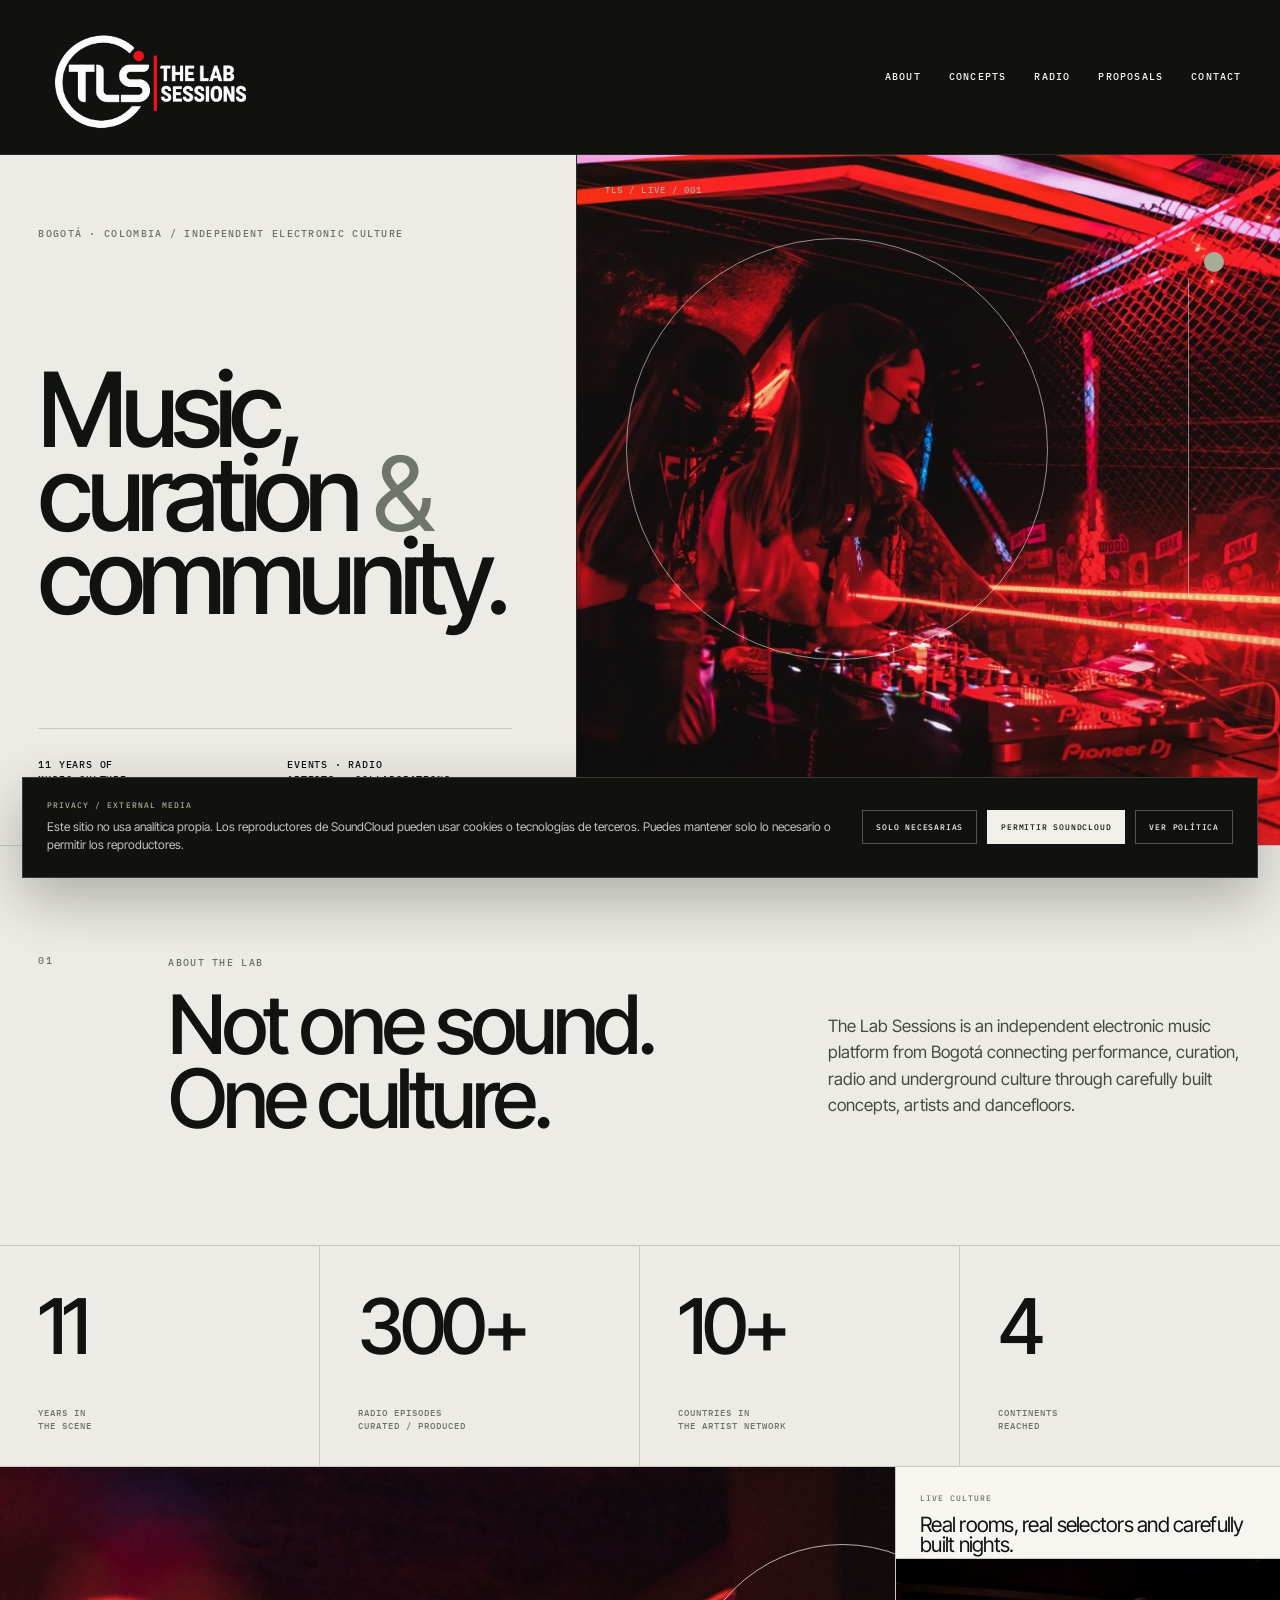
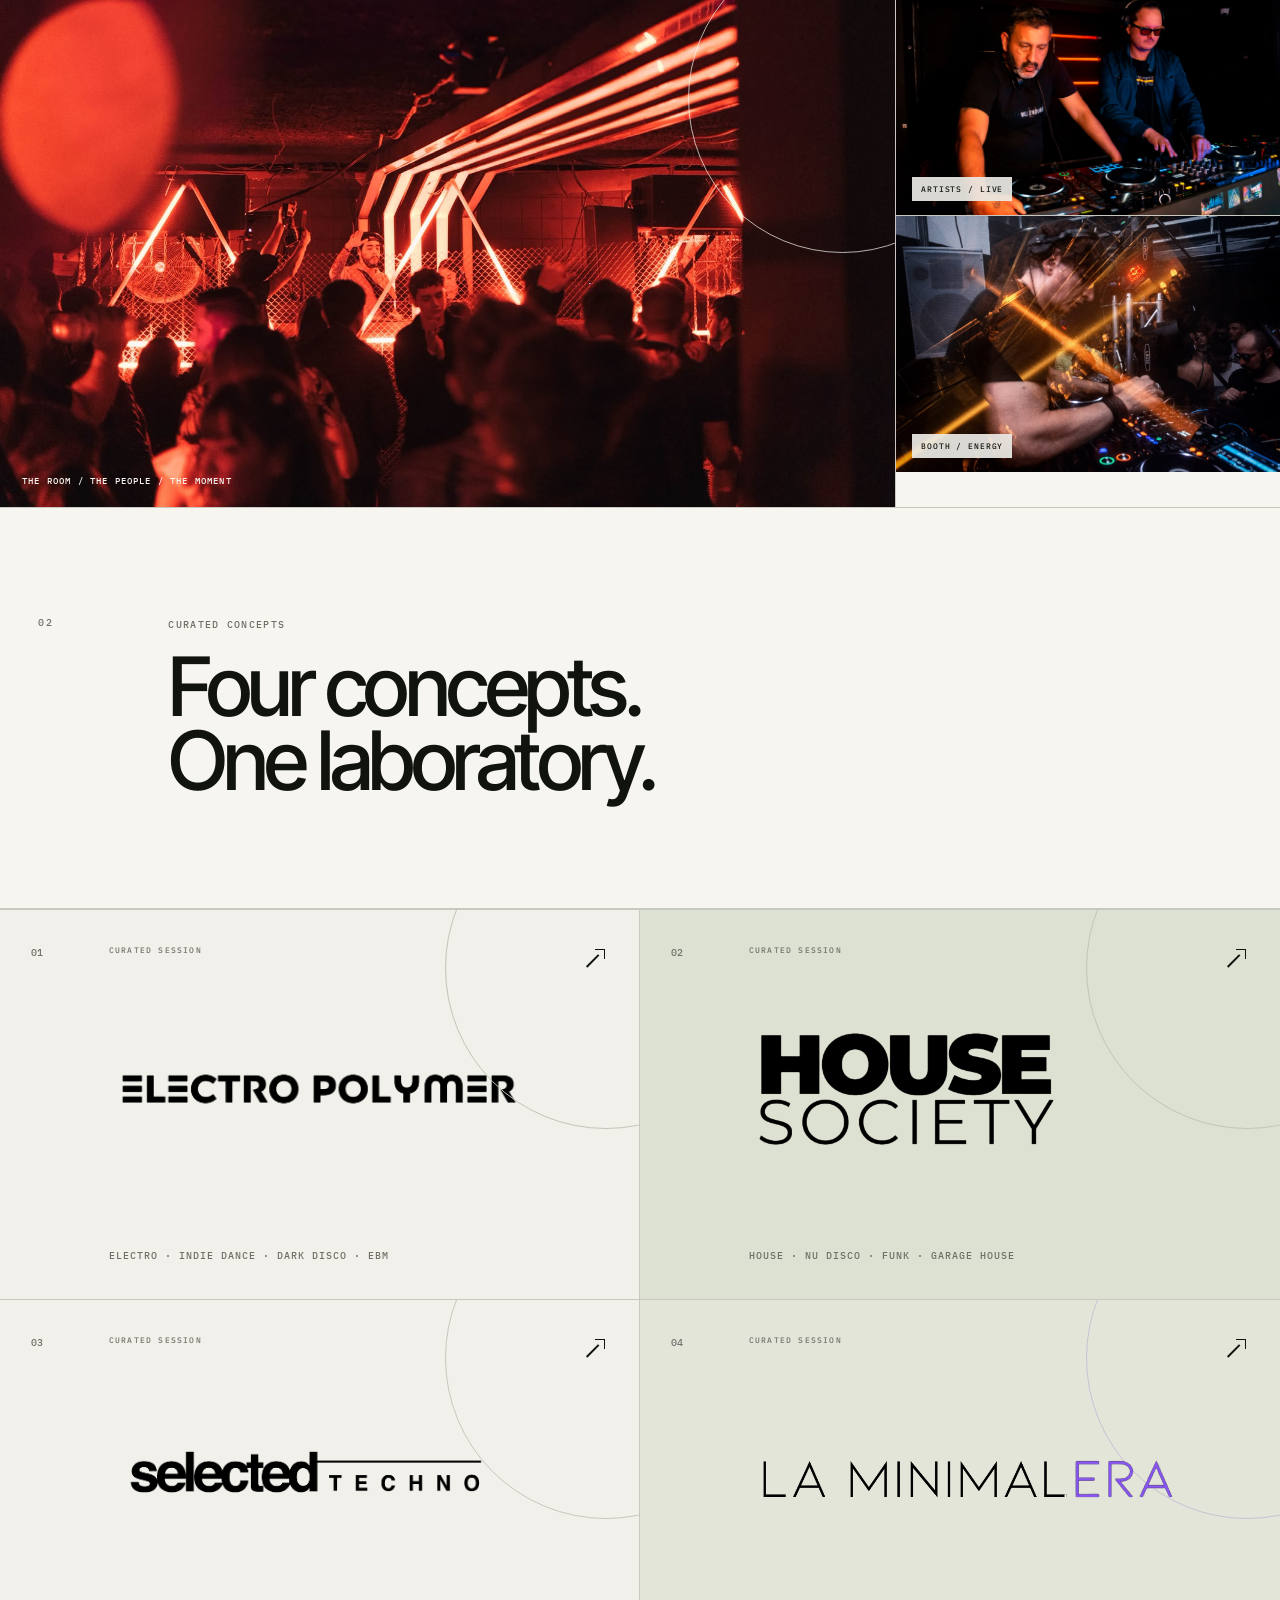
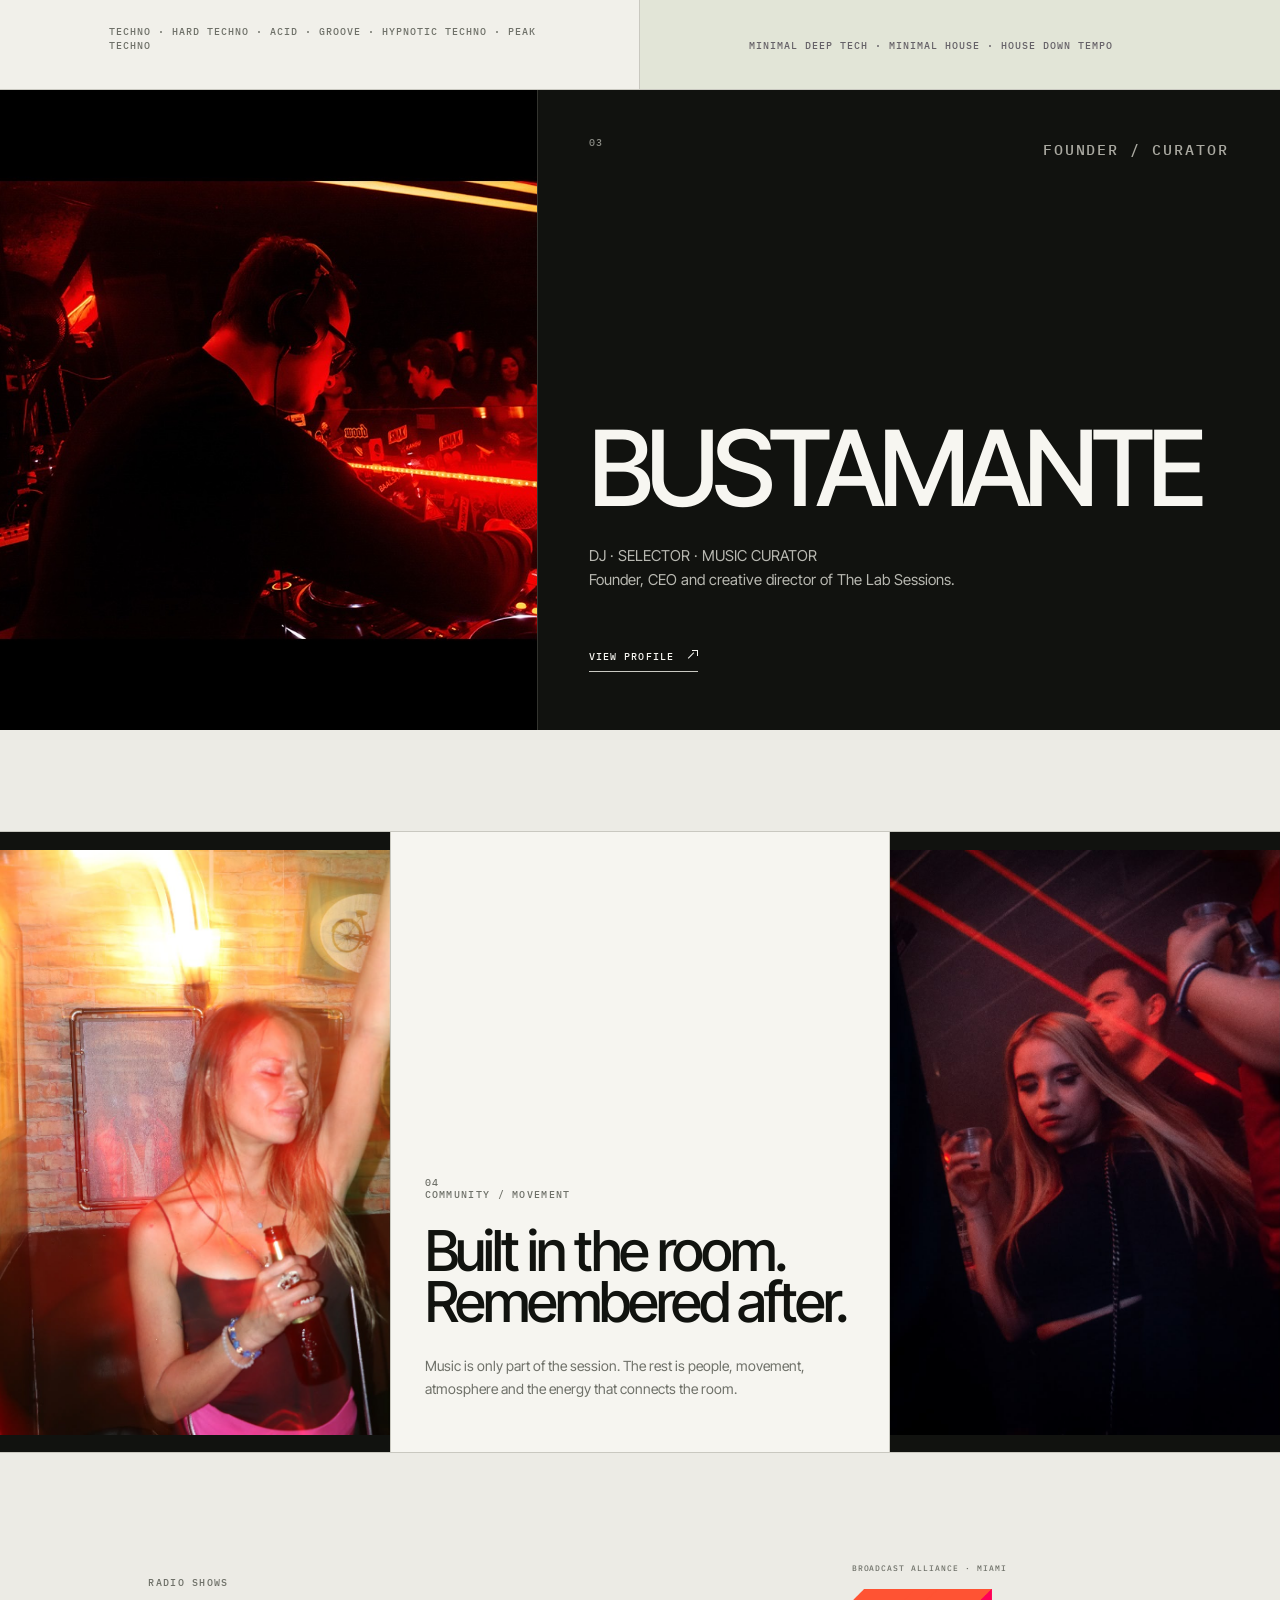
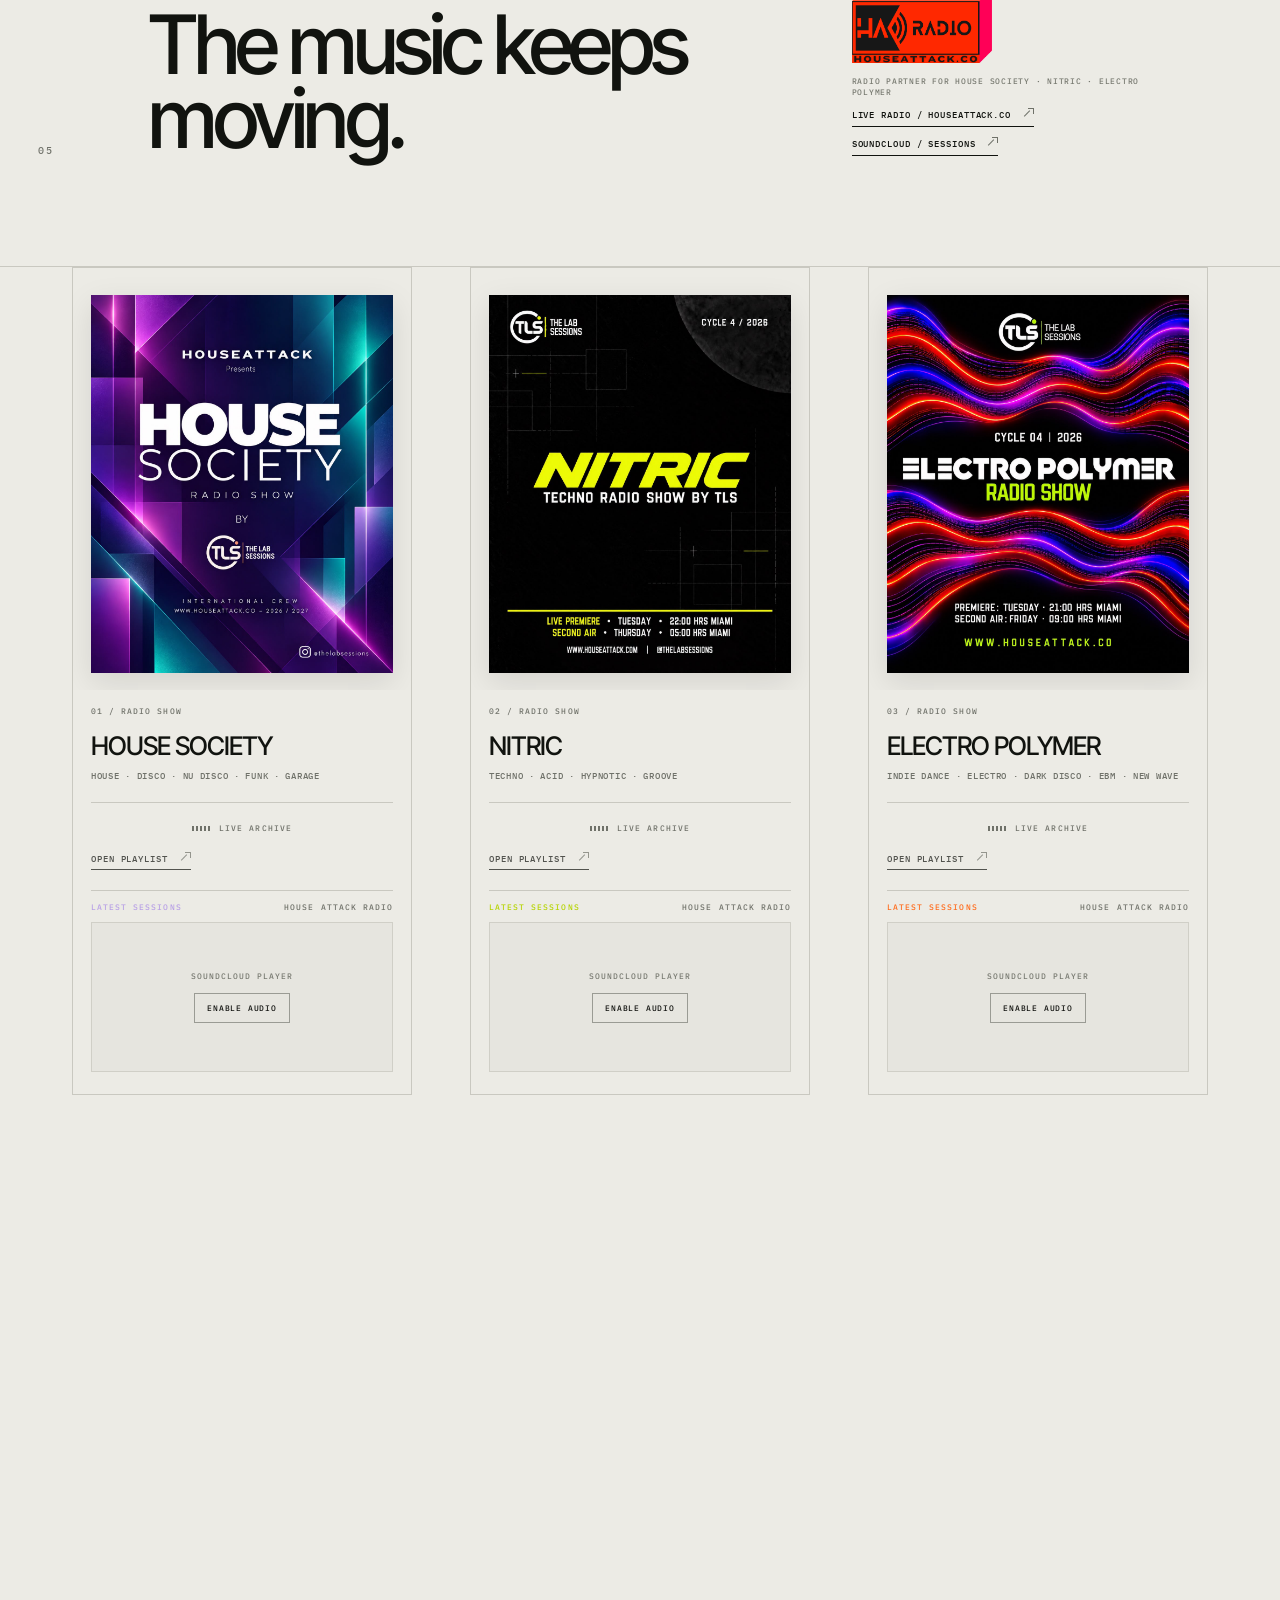
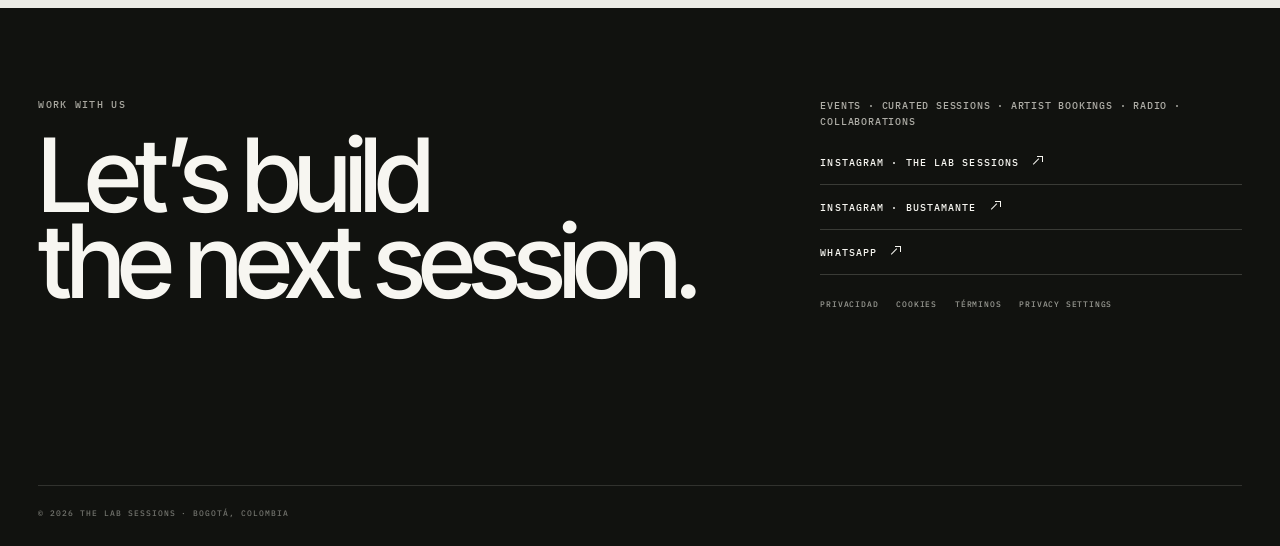
<file: index.html>
<!doctype html>
<html lang="en">
<head>
<meta charset="utf-8">
<meta name="viewport" content="width=device-width,initial-scale=1">
<meta name="theme-color" content="#ecebe5">
<title>The Lab Sessions — Independent Electronic Music Platform</title>
<meta name="description" content="The Lab Sessions — Bogotá. Electronic music, curation, radio, artists and underground culture.">
<link rel="preconnect" href="https://fonts.googleapis.com">
<link rel="preconnect" href="https://fonts.gstatic.com" crossorigin>
<link href="https://fonts.googleapis.com/css2?family=IBM+Plex+Mono:wght@400;500&family=Inter+Tight:wght@400;500;600;700&display=swap" rel="stylesheet">
<link rel="stylesheet" href="style.css?v=legal-01">
</head>
<body>
<header class="site-header">
  <a class="logo-shell" href="#top" aria-label="The Lab Sessions home">
    <img src="tls-logo.png..png?v=official-01" alt="TLS — The Lab Sessions">
  </a>
  <button class="menu" aria-label="Open menu">MENU</button>
  <nav>
    <a href="#about">ABOUT</a>
    <a href="#concepts">CONCEPTS</a>
    <a href="#radio">RADIO</a>
    <a href="#proposals">PROPOSALS</a>
    <a href="#contact">CONTACT</a>
  </nav>
</header>

<main id="top">
  <section class="hero">
    <div class="hero-copy">
      <p class="eyebrow">BOGOTÁ · COLOMBIA / INDEPENDENT ELECTRONIC CULTURE</p>
      <h1>Music,<br>curation <span>&</span><br>community.</h1>
      <div class="hero-meta">
        <p>11 YEARS OF<br>MUSIC CULTURE</p>
        <p>EVENTS · RADIO<br>ARTISTS · COLLABORATIONS</p>
      </div>
    </div>
    <div class="hero-frame" aria-label="The Lab Sessions live atmosphere">
      <div class="hero-photo hero-photo-local" aria-label="The Lab Sessions live atmosphere"></div>
      <div class="photo-wash"></div>
      <div class="frame-index">TLS / LIVE / 001</div>
      <div class="brand-shape ring"></div>
      <div class="brand-shape dot"></div>
      <div class="brand-shape line"></div>
      <div class="frame-note">MUSIC · PEOPLE · SPACE<br>BOGOTÁ / COLOMBIA</div>
    </div>
  </section>

  <section class="intro reveal" id="about">
    <div class="section-index">01</div>
    <div>
      <p class="eyebrow">ABOUT THE LAB</p>
      <h2>Not one sound.<br>One culture.</h2>
    </div>
    <p class="body-copy">The Lab Sessions is an independent electronic music platform from Bogotá connecting performance, curation, radio and underground culture through carefully built concepts, artists and dancefloors.</p>
  </section>

  <section class="facts reveal">
    <div><strong>11</strong><span>YEARS IN<br>THE SCENE</span></div>
    <div><strong>300+</strong><span>RADIO EPISODES<br>CURATED / PRODUCED</span></div>
    <div><strong>10+</strong><span>COUNTRIES IN<br>THE ARTIST NETWORK</span></div>
    <div><strong>4</strong><span>CONTINENTS<br>REACHED</span></div>
  </section>

  <section class="photo-story reveal" aria-label="The Lab Sessions in the room">
    <div class="story-main">
      <img class="story-img story-img-main" src="assets/logos/lab%20sessions%20events%20nice%20fotos/WhatsApp%20Image%202026-10-14%20at%201.44.28%20AM%20%281%29.jpeg" alt="The Lab Sessions crowd and club atmosphere">
      <span>THE ROOM / THE PEOPLE / THE MOMENT</span>
    </div>
    <div class="story-side">
      <div class="story-label">
        <span>LIVE CULTURE</span>
        <p>Real rooms, real selectors and carefully built nights.</p>
      </div>
      <div class="story-grid">
        <figure>
          <img class="story-img story-img-dj" src="assets/logos/lab%20sessions%20events%20nice%20fotos/WhatsApp%20Image%202026-10-14%20at%201.44.27%20AM.jpeg" alt="Two DJs performing at The Lab Sessions">
          <figcaption>ARTISTS / LIVE</figcaption>
        </figure>
        <figure>
          <img class="story-img story-img-booth" src="assets/logos/lab%20sessions%20events%20nice%20fotos/WhatsApp%20Image%202026-10-14%20at%201.44.30%20AM%20%282%29.jpeg" alt="DJ booth and dancefloor energy at The Lab Sessions">
          <figcaption>BOOTH / ENERGY</figcaption>
        </figure>
      </div>
    </div>
  </section>

  <section class="projects" id="concepts">
    <div class="projects-head reveal">
      <div class="section-index">02</div>
      <div>
        <p class="eyebrow">CURATED CONCEPTS</p>
        <h2>Four concepts.<br>One laboratory.</h2>
      </div>
    </div>

    <div class="projects-grid">
      <a class="project-card project-electro reveal" href="#contact">
        <div class="project-no">01</div>
        <div class="project-main">
          <span class="project-label">CURATED SESSION</span>
          <div class="project-logo-box">
            <img class="project-logo project-logo-electro" src="assets/logos/07_Electro_Polymer_horizontal_negro.png" alt="Electro Polymer">
          </div>
          <h3 class="sr-only">Electro Polymer</h3>
          <p>ELECTRO · INDIE DANCE · DARK DISCO · EBM</p>
        </div>
        <div class="project-arrow" aria-hidden="true"></div>
      </a>

      <a class="project-card project-house reveal" href="#contact">
        <div class="project-no">02</div>
        <div class="project-main">
          <span class="project-label">CURATED SESSION</span>
          <div class="project-logo-box">
            <img class="project-logo project-logo-house" src="assets/logos/16_House_Society_negro.png" alt="House Society">
          </div>
          <h3 class="sr-only">House Society</h3>
          <p>HOUSE · NU DISCO · FUNK · GARAGE HOUSE</p>
        </div>
        <div class="project-arrow" aria-hidden="true"></div>
      </a>

      <a class="project-card project-techno reveal" href="#contact">
        <div class="project-no">03</div>
        <div class="project-main">
          <span class="project-label">CURATED SESSION</span>
          <div class="project-logo-box">
            <img class="project-logo project-logo-techno" src="assets/logos/21_Selected_Techno_black.png" alt="Selected Techno">
          </div>
          <h3 class="sr-only">Selected Techno</h3>
          <p>TECHNO · HARD TECHNO · ACID · GROOVE · HYPNOTIC TECHNO · PEAK TECHNO</p>
        </div>
        <div class="project-arrow" aria-hidden="true"></div>
      </a>

      <a class="project-card project-minimal reveal" href="#contact">
        <div class="project-no">04</div>
        <div class="project-main">
          <span class="project-label">CURATED SESSION</span>
          <div class="project-logo-box project-logo-box-minimal">
            <div class="minimal-logo-stack" aria-label="La Minimalera">
              <img class="project-logo project-logo-minimal minimal-logo-base" src="assets/logos/09_La_Minimalera_blanco_violeta.png" alt="La Minimalera">
              <img class="project-logo project-logo-minimal minimal-logo-purple" src="assets/logos/09_La_Minimalera_blanco_violeta.png" alt="" aria-hidden="true">
            </div>
          </div>
          <h3 class="sr-only">La Minimalera</h3>
          <p>MINIMAL DEEP TECH · MINIMAL HOUSE · HOUSE DOWN TEMPO</p>
        </div>
        <div class="project-arrow" aria-hidden="true"></div>
      </a>
    </div>
  </section>

  <section class="founder reveal">
    <div class="founder-photo" role="img" aria-label="Bustamante performing at The Lab Sessions"></div>
    <div class="founder-main">
      <div class="founder-kicker">
        <div class="section-index light">03</div>
        <p class="eyebrow light">FOUNDER / CURATOR</p>
      </div>
      <div class="founder-copy">
        <h2>BUSTAMANTE</h2>
        <p>DJ · SELECTOR · MUSIC CURATOR<br>Founder, CEO and creative director of The Lab Sessions.</p>
        <a href="https://express.adobe.com/page/VGut7giyBAARO/" target="_blank" rel="noopener">VIEW PROFILE <span class="link-arrow" aria-hidden="true"></span></a>
      </div>
    </div>
  </section>

  <div class="section-breath" aria-hidden="true"></div>

  <section class="culture-split reveal" aria-label="The Lab Sessions community and movement">
    <div class="culture-photo culture-photo-community" role="img" aria-label="The Lab Sessions dancefloor community"></div>
    <div class="culture-copy">
      <span class="section-index">04</span>
      <p class="eyebrow">COMMUNITY / MOVEMENT</p>
      <h2>Built in the room.<br>Remembered after.</h2>
      <p>Music is only part of the session. The rest is people, movement, atmosphere and the energy that connects the room.</p>
    </div>
    <div class="culture-photo culture-photo-movement" role="img" aria-label="The Lab Sessions club movement"></div>
  </section>

  <section class="radio" id="radio">
    <div class="radio-head reveal">
      <div class="section-index">05</div>
      <div>
        <p class="eyebrow">RADIO SHOWS</p>
        <h2>The music keeps<br>moving.</h2>
      </div>
      <div class="radio-partner-links">
        <span class="partner-kicker">BROADCAST ALLIANCE · MIAMI</span>
        <a class="partner-logo-link" href="https://houseattack.co/" target="_blank" rel="noopener" aria-label="House Attack Radio">
          <img class="partner-logo" src="assets/logos/LOGO%20HOUSE%20ATTACK-20261014T061851Z-1-001/LOGO%20HOUSE%20ATTACK/HA_LOGO_3D_2024_v1.0.png" alt="House Attack Radio">
        </a>
        <span class="partner-note">RADIO PARTNER FOR HOUSE SOCIETY · NITRIC · ELECTRO POLYMER</span>
        <a href="https://houseattack.co/" target="_blank" rel="noopener">LIVE RADIO / HOUSEATTACK.CO <span class="link-arrow" aria-hidden="true"></span></a>
        <a href="https://soundcloud.com/houseattackmusic" target="_blank" rel="noopener">SOUNDCLOUD / SESSIONS <span class="link-arrow" aria-hidden="true"></span></a>
      </div>
    </div>

    <div class="radio-grid radio-grid-art">
      <article class="radio-card radio-art-card radio-house reveal">
        <div class="radio-art-wrap">
          <img src="HS%20POST.jpeg" alt="House Society radio show artwork">
        </div>
        <div class="radio-art-copy">
          <span>01 / RADIO SHOW</span>
          <h3>HOUSE SOCIETY</h3>
          <p>HOUSE · DISCO · NU DISCO · FUNK · GARAGE</p>
          <div class="radio-actions radio-actions-static">
            <span class="radio-live-label"><span class="mini-eq is-active" aria-hidden="true"><i></i><i></i><i></i><i></i><i></i></span> LIVE ARCHIVE</span>
            <a class="radio-listen-link" href="https://on.soundcloud.com/LQD6Z5GWZ7YX2Qr0rY" target="_blank" rel="noopener">OPEN PLAYLIST <span class="link-arrow" aria-hidden="true"></span></a>
          </div>
          <div class="radio-player-panel is-visible" aria-hidden="false">
            <div class="radio-player-head"><span>LATEST SESSIONS</span><span>HOUSE ATTACK RADIO</span></div>
            <div class="sc-consent-placeholder"><p>SOUNDCLOUD PLAYER</p><button type="button" class="sc-enable">ENABLE AUDIO</button></div><iframe title="House Society SoundCloud playlist" loading="lazy" allow="autoplay" data-src="https://w.soundcloud.com/player/?url=https%3A//soundcloud.com/houseattackmusic/sets/house-society&amp;color=%23b8a0e6&amp;auto_play=false&amp;hide_related=true&amp;show_comments=false&amp;show_user=true&amp;show_reposts=false&amp;show_teaser=false&amp;visual=false"></iframe>
          </div>
        </div>
      </article>

      <article class="radio-card radio-art-card radio-nitric reveal">
        <div class="radio-art-wrap">
          <img src="NITRIC%20POST.jpeg" alt="Nitric radio show artwork">
        </div>
        <div class="radio-art-copy">
          <span>02 / RADIO SHOW</span>
          <h3>NITRIC</h3>
          <p>TECHNO · ACID · HYPNOTIC · GROOVE</p>
          <div class="radio-actions radio-actions-static">
            <span class="radio-live-label"><span class="mini-eq is-active" aria-hidden="true"><i></i><i></i><i></i><i></i><i></i></span> LIVE ARCHIVE</span>
            <a class="radio-listen-link" href="https://on.soundcloud.com/iCKLfvEIzm4G4tDpaP" target="_blank" rel="noopener">OPEN PLAYLIST <span class="link-arrow" aria-hidden="true"></span></a>
          </div>
          <div class="radio-player-panel is-visible" aria-hidden="false">
            <div class="radio-player-head"><span>LATEST SESSIONS</span><span>HOUSE ATTACK RADIO</span></div>
            <div class="sc-consent-placeholder"><p>SOUNDCLOUD PLAYER</p><button type="button" class="sc-enable">ENABLE AUDIO</button></div><iframe title="Nitric SoundCloud playlist" loading="lazy" allow="autoplay" data-src="https://w.soundcloud.com/player/?url=https%3A//soundcloud.com/houseattackmusic/sets/nitric&amp;color=%23c6e700&amp;auto_play=false&amp;hide_related=true&amp;show_comments=false&amp;show_user=true&amp;show_reposts=false&amp;show_teaser=false&amp;visual=false"></iframe>
          </div>
        </div>
      </article>

      <article class="radio-card radio-art-card radio-polymer reveal">
        <div class="radio-art-wrap">
          <img src="POLYMER%20POST%20%282%29.jpeg" alt="Electro Polymer radio show artwork">
        </div>
        <div class="radio-art-copy">
          <span>03 / RADIO SHOW</span>
          <h3>ELECTRO POLYMER</h3>
          <p>INDIE DANCE · ELECTRO · DARK DISCO · EBM · NEW WAVE</p>
          <div class="radio-actions radio-actions-static">
            <span class="radio-live-label"><span class="mini-eq is-active" aria-hidden="true"><i></i><i></i><i></i><i></i><i></i></span> LIVE ARCHIVE</span>
            <a class="radio-listen-link" href="https://on.soundcloud.com/V345ujDPDjqavV66Z8" target="_blank" rel="noopener">OPEN PLAYLIST <span class="link-arrow" aria-hidden="true"></span></a>
          </div>
          <div class="radio-player-panel is-visible" aria-hidden="false">
            <div class="radio-player-head"><span>LATEST SESSIONS</span><span>HOUSE ATTACK RADIO</span></div>
            <div class="sc-consent-placeholder"><p>SOUNDCLOUD PLAYER</p><button type="button" class="sc-enable">ENABLE AUDIO</button></div><iframe title="Electro Polymer SoundCloud playlist" loading="lazy" allow="autoplay" data-src="https://w.soundcloud.com/player/?url=https%3A//soundcloud.com/houseattackmusic/sets/electro-polymer&amp;color=%23ff6a1a&amp;auto_play=false&amp;hide_related=true&amp;show_comments=false&amp;show_user=true&amp;show_reposts=false&amp;show_teaser=false&amp;visual=false"></iframe>
          </div>
        </div>
      </article>
    </div>
  </section>

  <section class="proposals reveal" id="proposals">
    <div class="section-index">06</div>
    <div>
      <p class="eyebrow">ARTISTIC PROPOSALS</p>
      <h2>Built for<br>the right space.</h2>
    </div>
    <div class="proposal-copy">
      <p>Curated formats, lineups and collaborations developed by The Lab Sessions for venues, promoters and cultural partners.</p>
      <p class="small-note">DIRECT DECKS ARE SHARED WITH SELECTED PARTNERS.</p>
      <a href="#contact">REQUEST A PROPOSAL <span class="link-arrow" aria-hidden="true"></span></a>
    </div>
  </section>
</main>

<footer id="contact">
  <div class="footer-lead">
    <p class="eyebrow light">WORK WITH US</p>
    <h2>Let’s build<br>the next session.</h2>
  </div>
  <div class="footer-links">
    <p>EVENTS · CURATED SESSIONS · ARTIST BOOKINGS · RADIO · COLLABORATIONS</p>
    <a href="https://instagram.com/thelabsessions" target="_blank" rel="noopener">INSTAGRAM · THE LAB SESSIONS <span class="link-arrow" aria-hidden="true"></span></a>
    <a href="https://instagram.com/bustamante.official" target="_blank" rel="noopener">INSTAGRAM · BUSTAMANTE <span class="link-arrow" aria-hidden="true"></span></a>
    <a href="https://wa.me/573058535209" target="_blank" rel="noopener">WHATSAPP <span class="link-arrow" aria-hidden="true"></span></a>
    <div class="footer-legal">
      <a href="privacy.html">PRIVACIDAD</a>
      <a href="cookies.html">COOKIES</a>
      <a href="terms.html">TÉRMINOS</a>
      <button type="button" class="privacy-settings">PRIVACY SETTINGS</button>
    </div>
  </div>
  <small>© 2026 THE LAB SESSIONS · BOGOTÁ, COLOMBIA</small>
</footer>

<aside class="consent-banner" id="consentBanner" role="dialog" aria-live="polite" aria-label="Preferencias de privacidad">
  <div class="consent-copy">
    <span>PRIVACY / EXTERNAL MEDIA</span>
    <p>Este sitio no usa analítica propia. Los reproductores de SoundCloud pueden usar cookies o tecnologías de terceros. Puedes mantener solo lo necesario o permitir los reproductores.</p>
  </div>
  <div class="consent-actions">
    <button type="button" data-consent="necessary">SOLO NECESARIAS</button>
    <button type="button" class="consent-primary" data-consent="soundcloud">PERMITIR SOUNDCLOUD</button>
    <a href="cookies.html">VER POLÍTICA</a>
  </div>
</aside>
<script src="script.js?v=legal-01"></script>
</body>
</html>
</file>
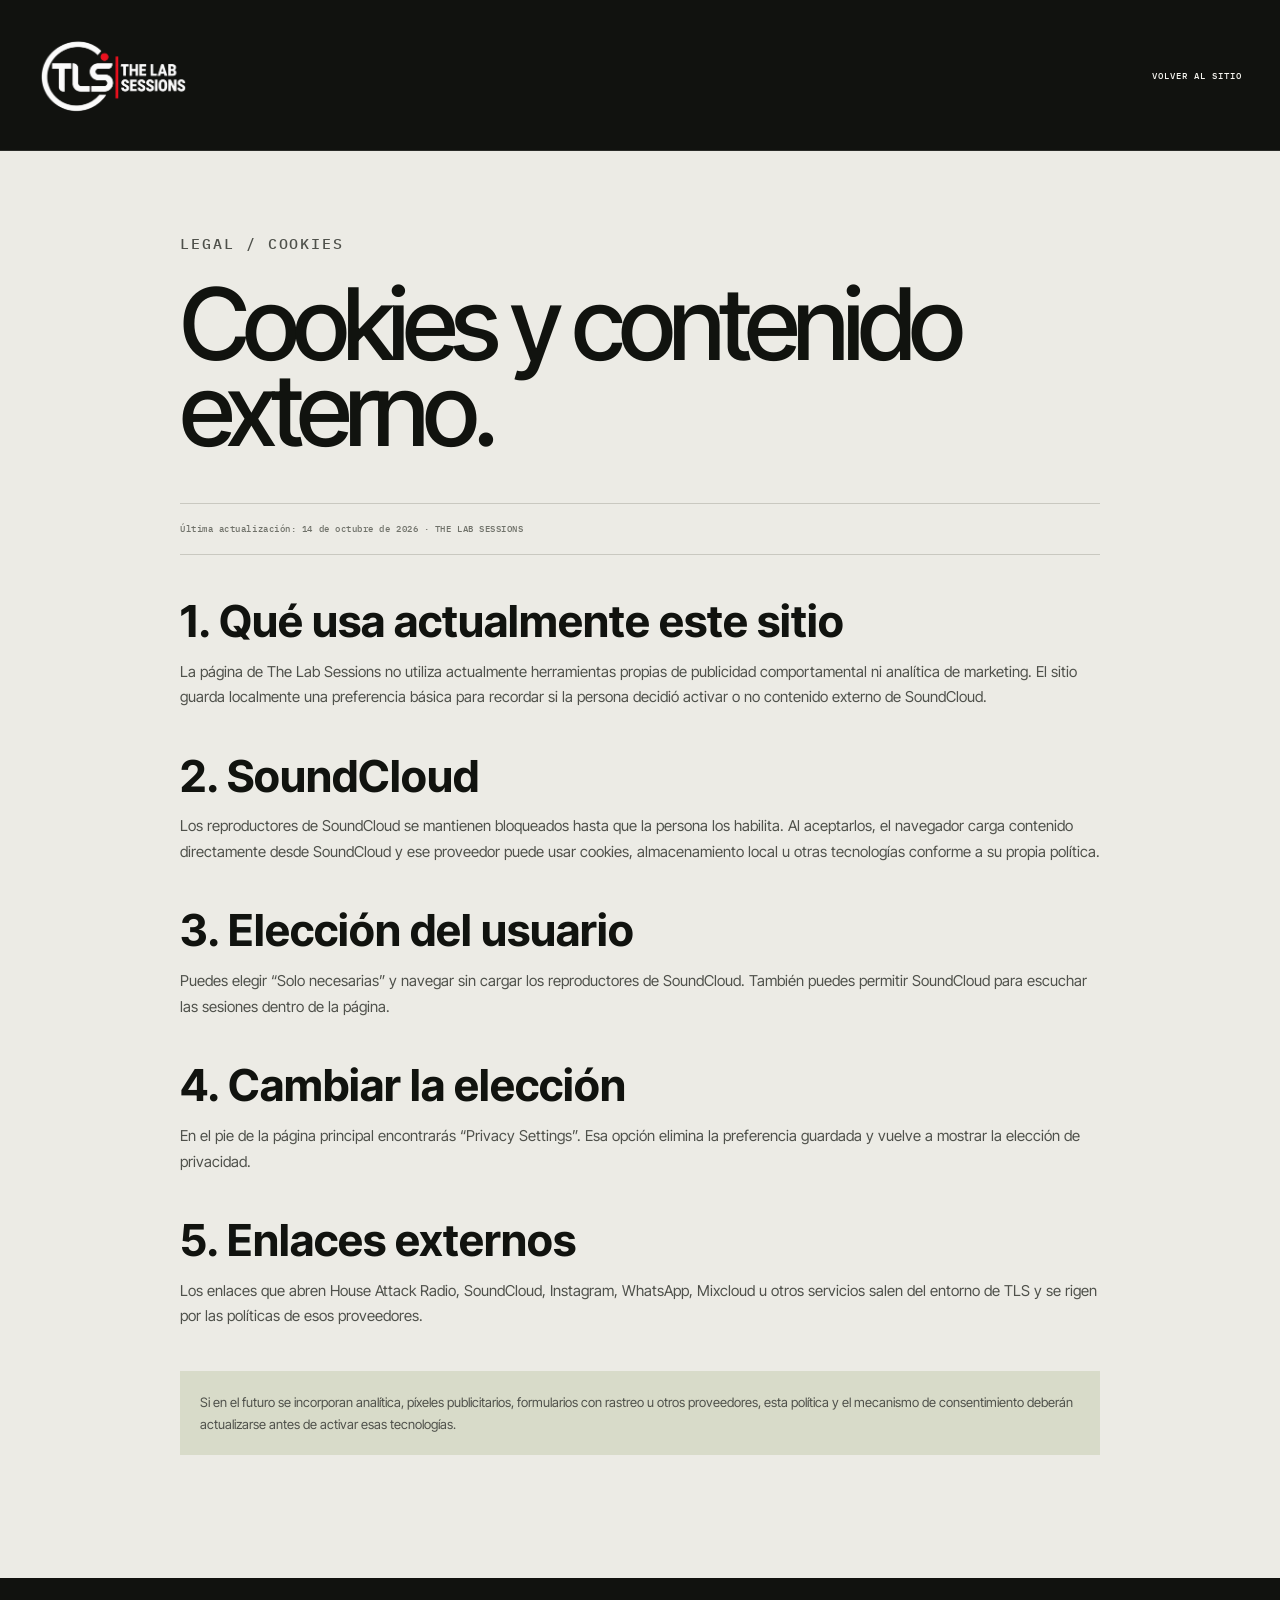
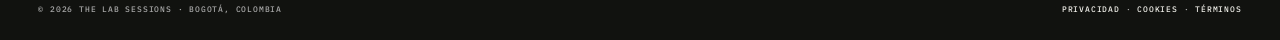
<file: cookies.html>
<!doctype html>
<html lang="es">
<head>
  <meta charset="utf-8">
  <meta name="viewport" content="width=device-width,initial-scale=1">
  <title>Política de Cookies — The Lab Sessions</title>
  <meta name="description" content="Política de cookies y contenido externo de The Lab Sessions.">
  <link rel="preconnect" href="https://fonts.googleapis.com">
  <link rel="preconnect" href="https://fonts.gstatic.com" crossorigin>
  <link href="https://fonts.googleapis.com/css2?family=IBM+Plex+Mono:wght@400;500&family=Inter+Tight:wght@400;500;600&display=swap" rel="stylesheet">
  <link rel="stylesheet" href="style.css?v=legal-01">
</head>
<body class="legal-body">
<header class="legal-header">
  <a href="index.html" aria-label="Volver a The Lab Sessions"><img src="tls-logo.png..png" alt="The Lab Sessions"></a>
  <a href="index.html">VOLVER AL SITIO</a>
</header>
<main class="legal-main">
  <p class="legal-kicker">LEGAL / COOKIES</p>
  <h1>Cookies y contenido externo.</h1>
  <div class="legal-meta">Última actualización: 14 de octubre de 2026 · THE LAB SESSIONS</div>

  <h2>1. Qué usa actualmente este sitio</h2>
  <p>La página de The Lab Sessions no utiliza actualmente herramientas propias de publicidad comportamental ni analítica de marketing. El sitio guarda localmente una preferencia básica para recordar si la persona decidió activar o no contenido externo de SoundCloud.</p>

  <h2>2. SoundCloud</h2>
  <p>Los reproductores de SoundCloud se mantienen bloqueados hasta que la persona los habilita. Al aceptarlos, el navegador carga contenido directamente desde SoundCloud y ese proveedor puede usar cookies, almacenamiento local u otras tecnologías conforme a su propia política.</p>

  <h2>3. Elección del usuario</h2>
  <p>Puedes elegir “Solo necesarias” y navegar sin cargar los reproductores de SoundCloud. También puedes permitir SoundCloud para escuchar las sesiones dentro de la página.</p>

  <h2>4. Cambiar la elección</h2>
  <p>En el pie de la página principal encontrarás “Privacy Settings”. Esa opción elimina la preferencia guardada y vuelve a mostrar la elección de privacidad.</p>

  <h2>5. Enlaces externos</h2>
  <p>Los enlaces que abren House Attack Radio, SoundCloud, Instagram, WhatsApp, Mixcloud u otros servicios salen del entorno de TLS y se rigen por las políticas de esos proveedores.</p>

  <p class="legal-note">Si en el futuro se incorporan analítica, píxeles publicitarios, formularios con rastreo u otros proveedores, esta política y el mecanismo de consentimiento deberán actualizarse antes de activar esas tecnologías.</p>
</main><footer class="legal-footer">
  <span>© 2026 THE LAB SESSIONS · BOGOTÁ, COLOMBIA</span>
  <span><a href="privacy.html">PRIVACIDAD</a> · <a href="cookies.html">COOKIES</a> · <a href="terms.html">TÉRMINOS</a></span>
</footer>
</body>
</html>
</file>
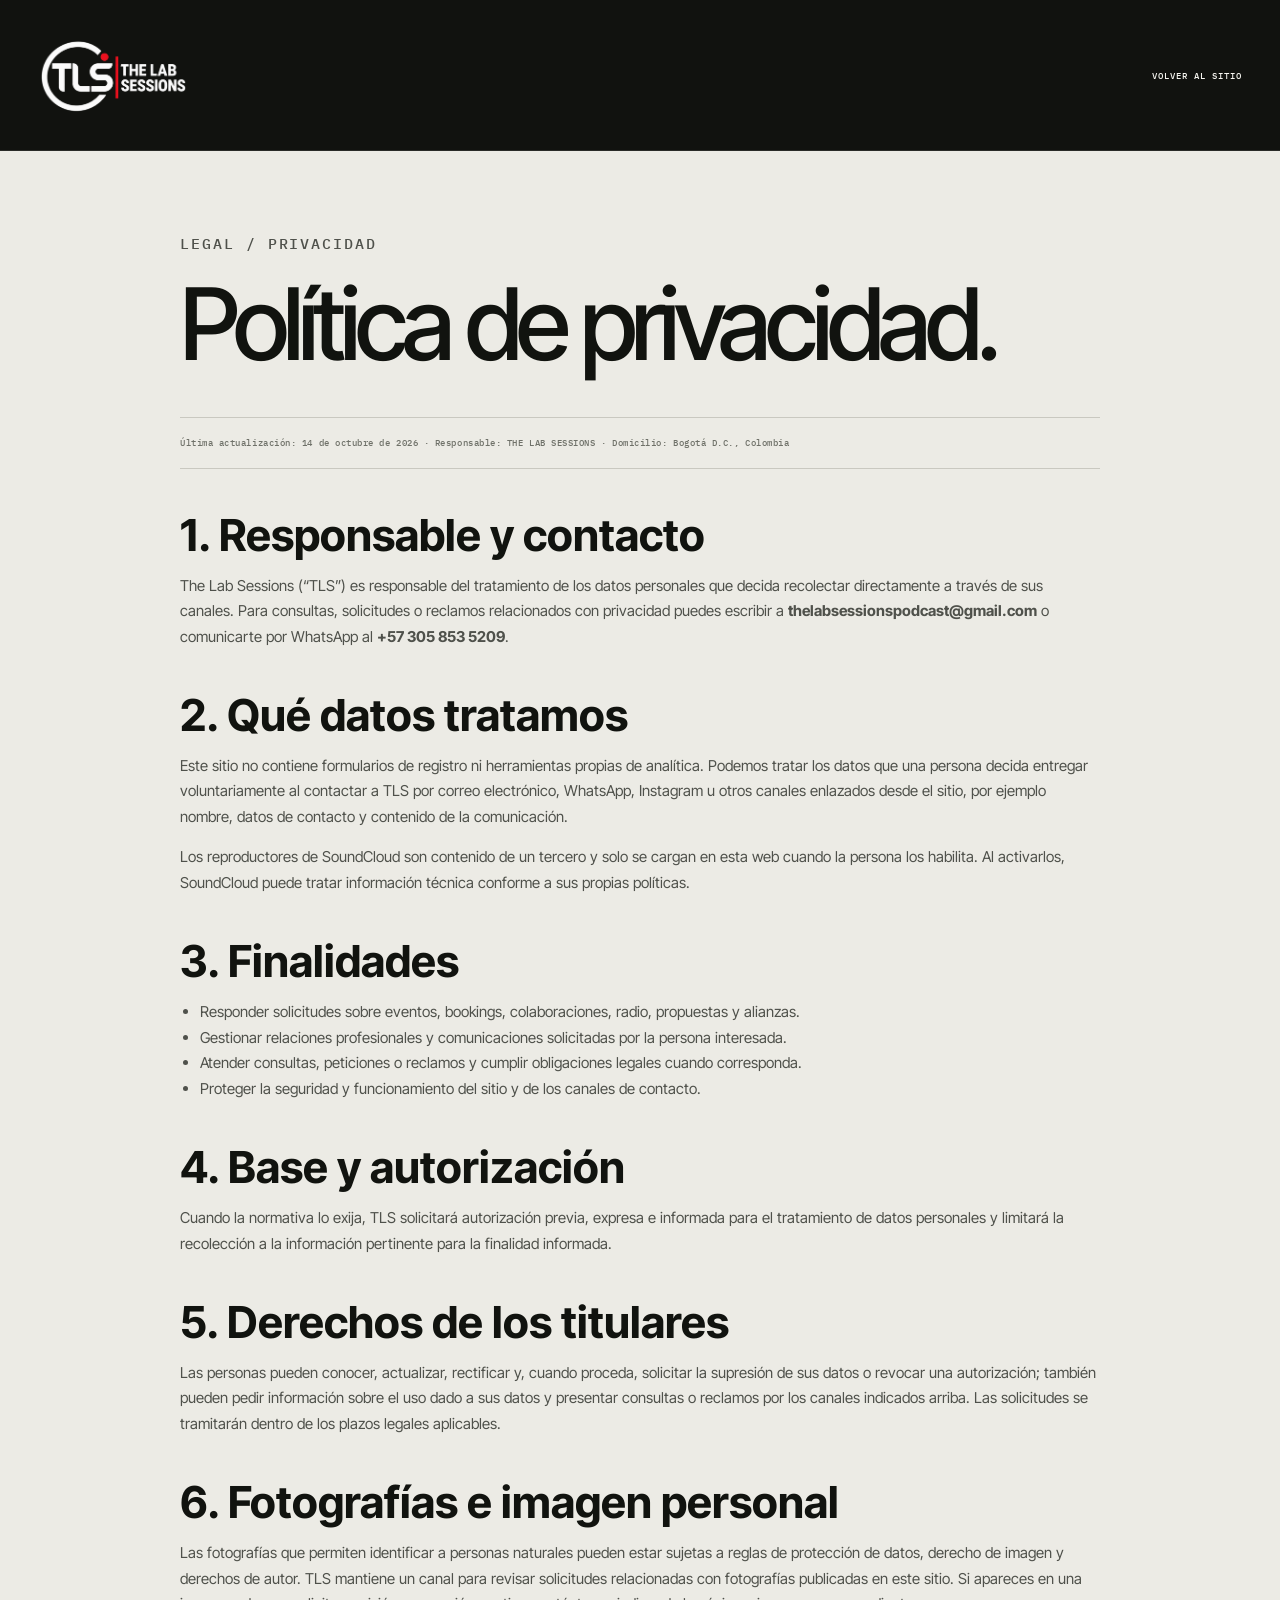
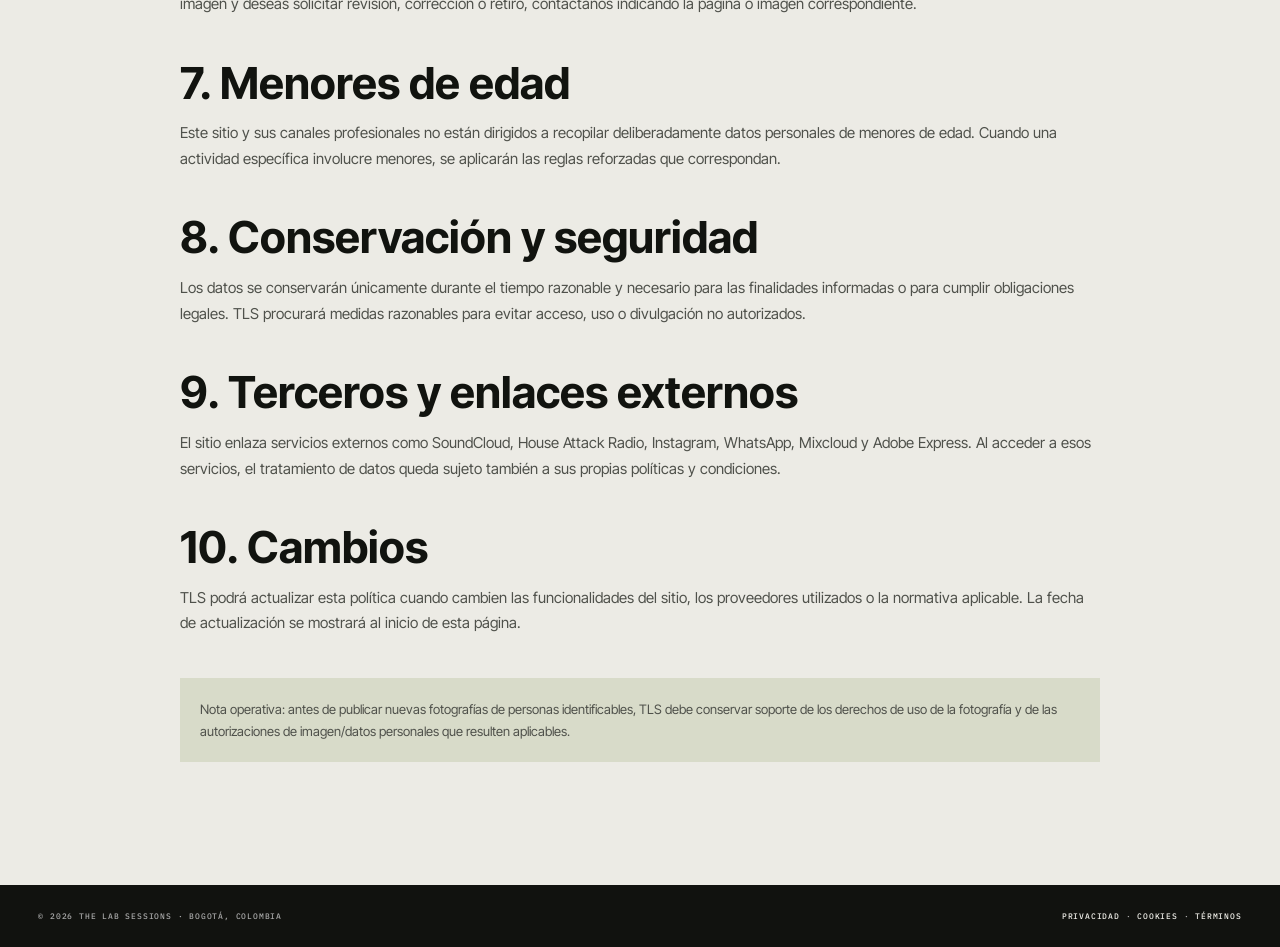
<file: privacy.html>
<!doctype html>
<html lang="es">
<head>
  <meta charset="utf-8">
  <meta name="viewport" content="width=device-width,initial-scale=1">
  <title>Política de Privacidad — The Lab Sessions</title>
  <meta name="description" content="Política de privacidad y tratamiento de datos personales de The Lab Sessions.">
  <link rel="preconnect" href="https://fonts.googleapis.com">
  <link rel="preconnect" href="https://fonts.gstatic.com" crossorigin>
  <link href="https://fonts.googleapis.com/css2?family=IBM+Plex+Mono:wght@400;500&family=Inter+Tight:wght@400;500;600&display=swap" rel="stylesheet">
  <link rel="stylesheet" href="style.css?v=legal-01">
</head>
<body class="legal-body">
<header class="legal-header">
  <a href="index.html" aria-label="Volver a The Lab Sessions"><img src="tls-logo.png..png" alt="The Lab Sessions"></a>
  <a href="index.html">VOLVER AL SITIO</a>
</header>
<main class="legal-main">
  <p class="legal-kicker">LEGAL / PRIVACIDAD</p>
  <h1>Política de privacidad.</h1>
  <div class="legal-meta">Última actualización: 14 de octubre de 2026 · Responsable: THE LAB SESSIONS · Domicilio: Bogotá D.C., Colombia</div>

  <h2>1. Responsable y contacto</h2>
  <p>The Lab Sessions (“TLS”) es responsable del tratamiento de los datos personales que decida recolectar directamente a través de sus canales. Para consultas, solicitudes o reclamos relacionados con privacidad puedes escribir a <strong>thelabsessionspodcast@gmail.com</strong> o comunicarte por WhatsApp al <strong>+57 305 853 5209</strong>.</p>

  <h2>2. Qué datos tratamos</h2>
  <p>Este sitio no contiene formularios de registro ni herramientas propias de analítica. Podemos tratar los datos que una persona decida entregar voluntariamente al contactar a TLS por correo electrónico, WhatsApp, Instagram u otros canales enlazados desde el sitio, por ejemplo nombre, datos de contacto y contenido de la comunicación.</p>
  <p>Los reproductores de SoundCloud son contenido de un tercero y solo se cargan en esta web cuando la persona los habilita. Al activarlos, SoundCloud puede tratar información técnica conforme a sus propias políticas.</p>

  <h2>3. Finalidades</h2>
  <ul>
    <li>Responder solicitudes sobre eventos, bookings, colaboraciones, radio, propuestas y alianzas.</li>
    <li>Gestionar relaciones profesionales y comunicaciones solicitadas por la persona interesada.</li>
    <li>Atender consultas, peticiones o reclamos y cumplir obligaciones legales cuando corresponda.</li>
    <li>Proteger la seguridad y funcionamiento del sitio y de los canales de contacto.</li>
  </ul>

  <h2>4. Base y autorización</h2>
  <p>Cuando la normativa lo exija, TLS solicitará autorización previa, expresa e informada para el tratamiento de datos personales y limitará la recolección a la información pertinente para la finalidad informada.</p>

  <h2>5. Derechos de los titulares</h2>
  <p>Las personas pueden conocer, actualizar, rectificar y, cuando proceda, solicitar la supresión de sus datos o revocar una autorización; también pueden pedir información sobre el uso dado a sus datos y presentar consultas o reclamos por los canales indicados arriba. Las solicitudes se tramitarán dentro de los plazos legales aplicables.</p>

  <h2>6. Fotografías e imagen personal</h2>
  <p>Las fotografías que permiten identificar a personas naturales pueden estar sujetas a reglas de protección de datos, derecho de imagen y derechos de autor. TLS mantiene un canal para revisar solicitudes relacionadas con fotografías publicadas en este sitio. Si apareces en una imagen y deseas solicitar revisión, corrección o retiro, contáctanos indicando la página o imagen correspondiente.</p>

  <h2>7. Menores de edad</h2>
  <p>Este sitio y sus canales profesionales no están dirigidos a recopilar deliberadamente datos personales de menores de edad. Cuando una actividad específica involucre menores, se aplicarán las reglas reforzadas que correspondan.</p>

  <h2>8. Conservación y seguridad</h2>
  <p>Los datos se conservarán únicamente durante el tiempo razonable y necesario para las finalidades informadas o para cumplir obligaciones legales. TLS procurará medidas razonables para evitar acceso, uso o divulgación no autorizados.</p>

  <h2>9. Terceros y enlaces externos</h2>
  <p>El sitio enlaza servicios externos como SoundCloud, House Attack Radio, Instagram, WhatsApp, Mixcloud y Adobe Express. Al acceder a esos servicios, el tratamiento de datos queda sujeto también a sus propias políticas y condiciones.</p>

  <h2>10. Cambios</h2>
  <p>TLS podrá actualizar esta política cuando cambien las funcionalidades del sitio, los proveedores utilizados o la normativa aplicable. La fecha de actualización se mostrará al inicio de esta página.</p>

  <p class="legal-note">Nota operativa: antes de publicar nuevas fotografías de personas identificables, TLS debe conservar soporte de los derechos de uso de la fotografía y de las autorizaciones de imagen/datos personales que resulten aplicables.</p>
</main><footer class="legal-footer">
  <span>© 2026 THE LAB SESSIONS · BOGOTÁ, COLOMBIA</span>
  <span><a href="privacy.html">PRIVACIDAD</a> · <a href="cookies.html">COOKIES</a> · <a href="terms.html">TÉRMINOS</a></span>
</footer>
</body>
</html>
</file>
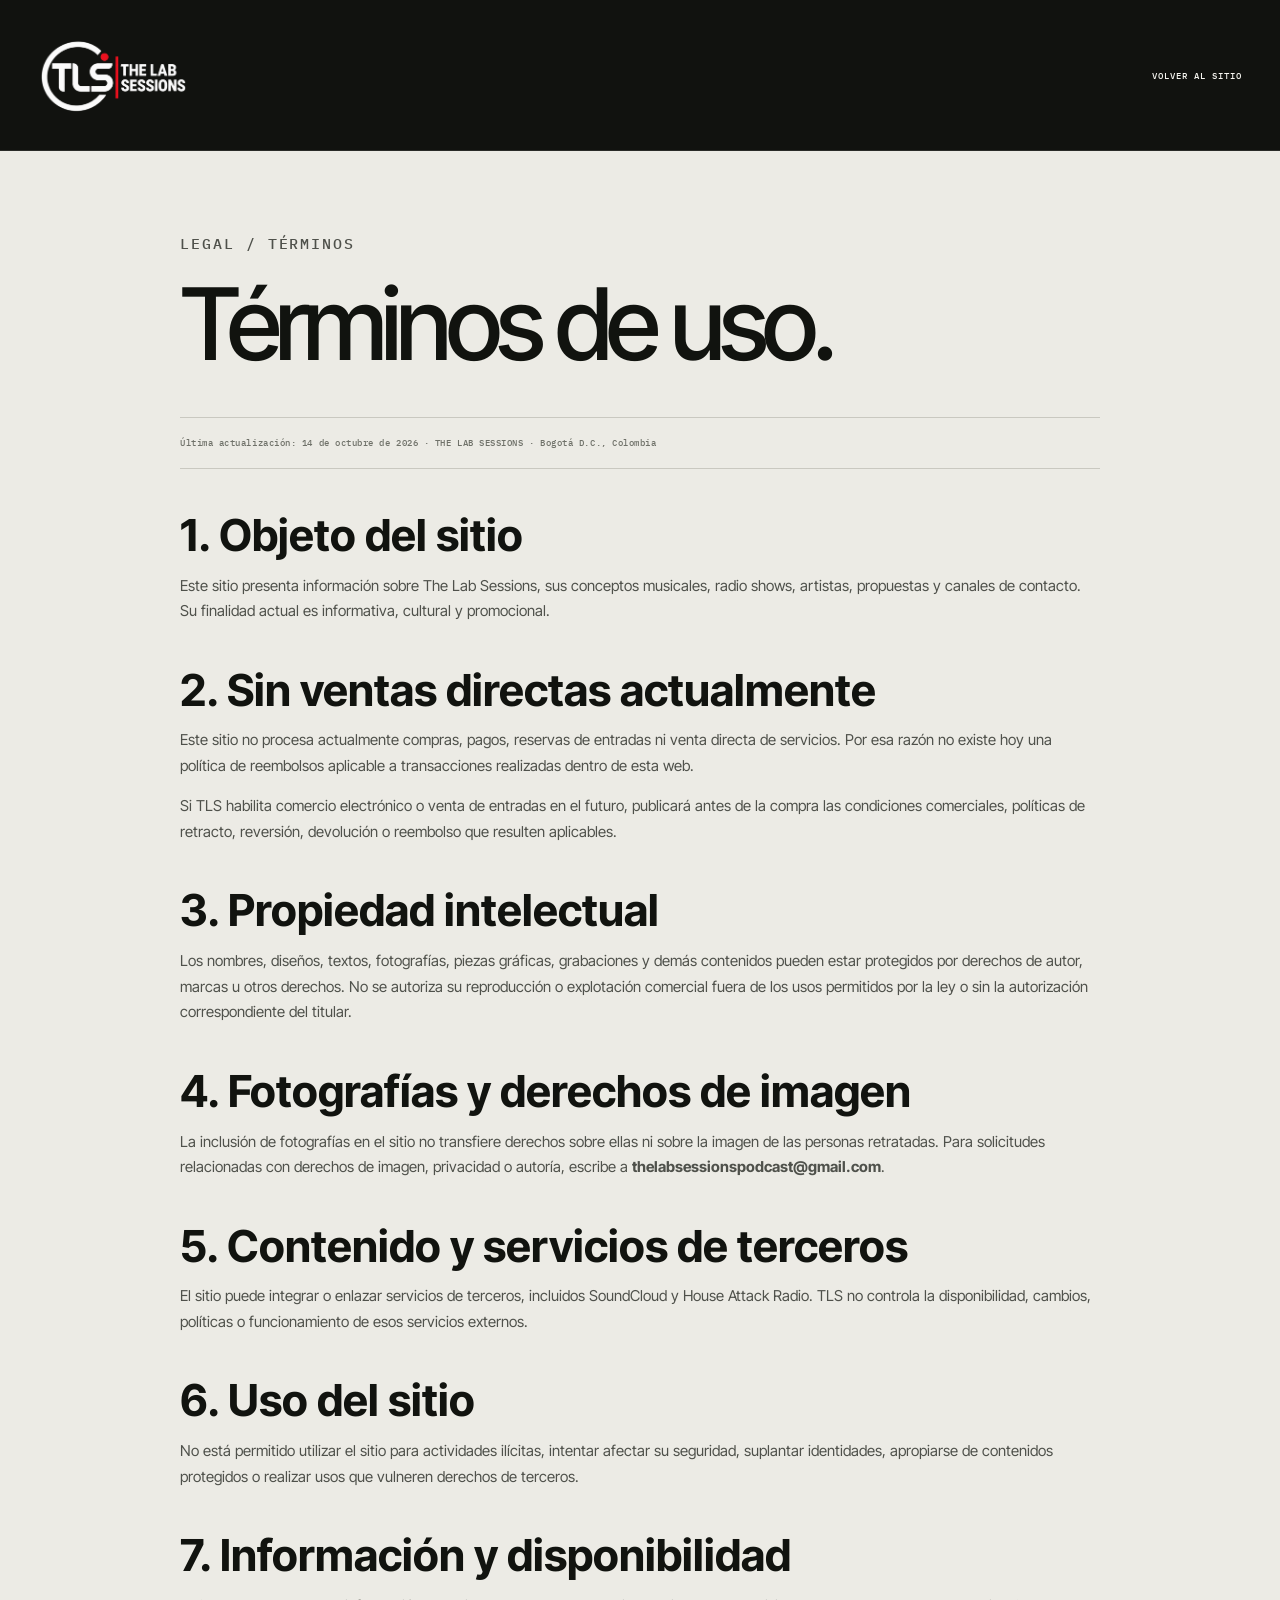
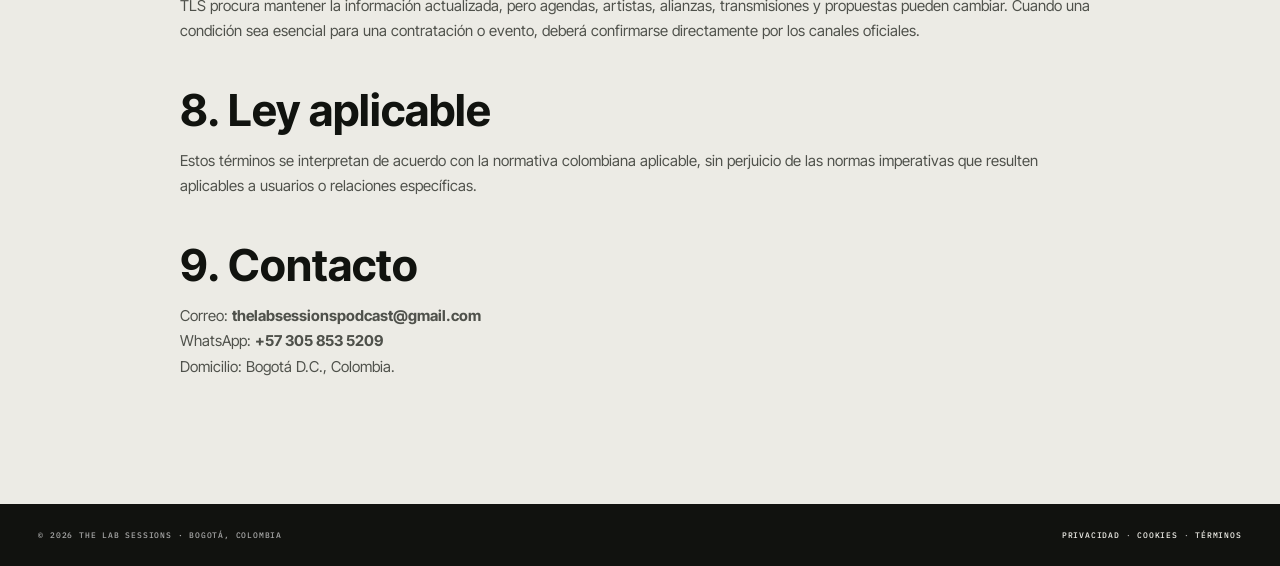
<file: terms.html>
<!doctype html>
<html lang="es">
<head>
  <meta charset="utf-8">
  <meta name="viewport" content="width=device-width,initial-scale=1">
  <title>Términos de Uso — The Lab Sessions</title>
  <meta name="description" content="Términos de uso del sitio web de The Lab Sessions.">
  <link rel="preconnect" href="https://fonts.googleapis.com">
  <link rel="preconnect" href="https://fonts.gstatic.com" crossorigin>
  <link href="https://fonts.googleapis.com/css2?family=IBM+Plex+Mono:wght@400;500&family=Inter+Tight:wght@400;500;600&display=swap" rel="stylesheet">
  <link rel="stylesheet" href="style.css?v=legal-01">
</head>
<body class="legal-body">
<header class="legal-header">
  <a href="index.html" aria-label="Volver a The Lab Sessions"><img src="tls-logo.png..png" alt="The Lab Sessions"></a>
  <a href="index.html">VOLVER AL SITIO</a>
</header>
<main class="legal-main">
  <p class="legal-kicker">LEGAL / TÉRMINOS</p>
  <h1>Términos de uso.</h1>
  <div class="legal-meta">Última actualización: 14 de octubre de 2026 · THE LAB SESSIONS · Bogotá D.C., Colombia</div>

  <h2>1. Objeto del sitio</h2>
  <p>Este sitio presenta información sobre The Lab Sessions, sus conceptos musicales, radio shows, artistas, propuestas y canales de contacto. Su finalidad actual es informativa, cultural y promocional.</p>

  <h2>2. Sin ventas directas actualmente</h2>
  <p>Este sitio no procesa actualmente compras, pagos, reservas de entradas ni venta directa de servicios. Por esa razón no existe hoy una política de reembolsos aplicable a transacciones realizadas dentro de esta web.</p>
  <p>Si TLS habilita comercio electrónico o venta de entradas en el futuro, publicará antes de la compra las condiciones comerciales, políticas de retracto, reversión, devolución o reembolso que resulten aplicables.</p>

  <h2>3. Propiedad intelectual</h2>
  <p>Los nombres, diseños, textos, fotografías, piezas gráficas, grabaciones y demás contenidos pueden estar protegidos por derechos de autor, marcas u otros derechos. No se autoriza su reproducción o explotación comercial fuera de los usos permitidos por la ley o sin la autorización correspondiente del titular.</p>

  <h2>4. Fotografías y derechos de imagen</h2>
  <p>La inclusión de fotografías en el sitio no transfiere derechos sobre ellas ni sobre la imagen de las personas retratadas. Para solicitudes relacionadas con derechos de imagen, privacidad o autoría, escribe a <strong>thelabsessionspodcast@gmail.com</strong>.</p>

  <h2>5. Contenido y servicios de terceros</h2>
  <p>El sitio puede integrar o enlazar servicios de terceros, incluidos SoundCloud y House Attack Radio. TLS no controla la disponibilidad, cambios, políticas o funcionamiento de esos servicios externos.</p>

  <h2>6. Uso del sitio</h2>
  <p>No está permitido utilizar el sitio para actividades ilícitas, intentar afectar su seguridad, suplantar identidades, apropiarse de contenidos protegidos o realizar usos que vulneren derechos de terceros.</p>

  <h2>7. Información y disponibilidad</h2>
  <p>TLS procura mantener la información actualizada, pero agendas, artistas, alianzas, transmisiones y propuestas pueden cambiar. Cuando una condición sea esencial para una contratación o evento, deberá confirmarse directamente por los canales oficiales.</p>

  <h2>8. Ley aplicable</h2>
  <p>Estos términos se interpretan de acuerdo con la normativa colombiana aplicable, sin perjuicio de las normas imperativas que resulten aplicables a usuarios o relaciones específicas.</p>

  <h2>9. Contacto</h2>
  <p>Correo: <strong>thelabsessionspodcast@gmail.com</strong><br>WhatsApp: <strong>+57 305 853 5209</strong><br>Domicilio: Bogotá D.C., Colombia.</p>
</main><footer class="legal-footer">
  <span>© 2026 THE LAB SESSIONS · BOGOTÁ, COLOMBIA</span>
  <span><a href="privacy.html">PRIVACIDAD</a> · <a href="cookies.html">COOKIES</a> · <a href="terms.html">TÉRMINOS</a></span>
</footer>
</body>
</html>
</file>
<file: style.css>
:root{
  --paper:#ecebe5;
  --paper-2:#f6f5f0;
  --ink:#11130f;
  --muted:#6f7169;
  --line:#c9c8c0;
  --sage:#a7ae96;
  --sage-soft:#d8dbc9;
  --dark:#11120f;
  --white:#f7f6f1;
}
*{box-sizing:border-box}
html{scroll-behavior:smooth}
body{
  margin:0;
  background:var(--paper);
  color:var(--ink);
  font-family:"Inter Tight",Arial,sans-serif;
  -webkit-font-smoothing:antialiased;
  overflow-x:hidden;
}
a{color:inherit;text-decoration:none}
img{display:block}
.site-header{
  min-height:154px;
  padding:0 3vw;
  display:flex;
  align-items:center;
  justify-content:space-between;
  background:var(--dark);
  color:var(--white);
  border-bottom:1px solid #2a2b28;
  position:relative;
  z-index:50;
}
.logo-shell{
  width:224px;
  height:154px;
  overflow:visible;
  position:relative;
  flex:0 0 auto;
}
.logo-shell img{
  width:200px;
  height:auto;
  position:absolute;
  left:12px;
  top:-20px;
  max-width:none;
  filter:none!important;
  opacity:1!important;
  mix-blend-mode:normal!important;
  transform:none!important;
}
nav{display:flex;gap:28px;align-items:center}
nav a,.menu{
  font:500 10px/1 "IBM Plex Mono",monospace;
  letter-spacing:.12em;
}
nav a{padding:9px 0;border-bottom:1px solid transparent}
nav a:hover{border-color:var(--white)}
.menu{display:none;border:1px solid #3b3c38;background:transparent;color:var(--white);padding:10px 12px}

.hero{
  min-height:760px;
  display:grid;
  grid-template-columns:minmax(0,1.02fr) minmax(420px,.98fr);
  border-bottom:1px solid var(--line);
}
.hero-copy{
  padding:72px 5vw 48px 3vw;
  display:flex;
  flex-direction:column;
  justify-content:space-between;
  min-height:760px;
}
.eyebrow{
  margin:0;
  color:var(--muted);
  font:500 10px/1.4 "IBM Plex Mono",monospace;
  letter-spacing:.13em;
}
.eyebrow.light{color:#aaa9a1}
h1,h2,h3,p{margin-top:0}
h1{
  margin:72px 0 54px;
  max-width:760px;
  font-size:clamp(72px,8.1vw,138px);
  line-height:.81;
  letter-spacing:-.065em;
  font-weight:500;
}
h1 span{font-weight:400;color:#70756a}
.hero-meta{
  display:grid;
  grid-template-columns:1fr 1fr;
  gap:24px;
  padding-top:28px;
  border-top:1px solid var(--line);
  font:500 10px/1.5 "IBM Plex Mono",monospace;
  letter-spacing:.08em;
}
.hero-frame{
  min-height:760px;
  background:var(--dark);
  color:var(--white);
  position:relative;
  overflow:hidden;
  padding:28px;
  border-left:1px solid #282925;
}
.frame-index,.frame-note{
  position:absolute;
  z-index:4;
  font:500 9px/1.5 "IBM Plex Mono",monospace;
  letter-spacing:.12em;
  color:#a7a69f;
}
.frame-index{top:28px;left:28px}
.frame-note{right:28px;bottom:28px;text-align:right}
.hero-photo{
  position:absolute;
  inset:0;
  width:100%;
  height:100%;
  object-fit:cover;
  object-position:center;
  filter:saturate(.78) contrast(1.06) brightness(.82);
}
.photo-wash{
  position:absolute;
  inset:0;
  background:linear-gradient(180deg,rgba(10,10,8,.06),rgba(10,10,8,.18) 55%,rgba(10,10,8,.48));
  z-index:1;
}
.brand-shape{position:absolute;pointer-events:none;z-index:1}
.ring{
  width:72%;
  aspect-ratio:1;
  border:1px solid #8d9382;
  border-radius:50%;
  left:9%;
  top:14%;
}
.dot{
  width:28px;height:28px;border-radius:50%;
  background:var(--sage);
  right:12%;top:19%;
}
.line{
  width:1px;height:58%;
  background:#73786a;
  right:21%;top:22%;
}

.intro,.projects-head,.radio-head,.proposals{
  display:grid;
  grid-template-columns:90px minmax(0,1.2fr) minmax(300px,.8fr);
  gap:40px;
  padding:110px 3vw;
  border-bottom:1px solid var(--line);
}
.section-index{
  font:500 10px/1 "IBM Plex Mono",monospace;
  letter-spacing:.14em;
  color:var(--muted);
}
.intro h2,.projects-head h2,.radio-head h2,.proposals h2{
  margin:18px 0 0;
  font-size:clamp(54px,6.4vw,102px);
  line-height:.9;
  letter-spacing:-.055em;
  font-weight:500;
}
.body-copy,.proposal-copy{
  align-self:end;
  font-size:17px;
  line-height:1.55;
  color:#474943;
  max-width:520px;
}

.facts{
  display:grid;
  grid-template-columns:repeat(4,1fr);
  border-bottom:1px solid var(--line);
}
.facts div{
  min-height:220px;
  padding:34px 3vw;
  border-right:1px solid var(--line);
  display:flex;
  flex-direction:column;
  justify-content:space-between;
}
.facts div:last-child{border-right:0}
.facts strong{
  font-size:clamp(52px,6vw,88px);
  font-weight:500;
  letter-spacing:-.06em;
}
.facts span{
  font:500 9px/1.45 "IBM Plex Mono",monospace;
  letter-spacing:.11em;
  color:var(--muted);
}

.projects{background:var(--paper-2)}
.projects-head{background:var(--paper-2)}
.project-card{
  min-height:420px;
  display:grid;
  grid-template-columns:90px 1fr 60px;
  align-items:end;
  gap:40px;
  padding:44px 3vw;
  border-bottom:1px solid var(--line);
  position:relative;
  overflow:hidden;
  transition:background .35s ease,color .35s ease;
}
.project-card:before{
  content:"";
  position:absolute;
  width:36vw;
  aspect-ratio:1;
  border:1px solid #c2c5b7;
  border-radius:50%;
  right:-12vw;
  top:-11vw;
  transition:transform .5s ease;
}
.project-card:hover{background:var(--sage-soft)}
.project-card:hover:before{transform:scale(1.08)}
.project-no{
  font:500 10px "IBM Plex Mono",monospace;
  color:var(--muted);
  align-self:start;
}
.project-main h3{
  margin:0;
  font-size:clamp(72px,10vw,164px);
  line-height:.72;
  letter-spacing:-.065em;
  font-weight:500;
}
.project-main p{
  margin:28px 0 0;
  font:500 10px/1.4 "IBM Plex Mono",monospace;
  letter-spacing:.1em;
  color:var(--muted);
}
.project-arrow{font-size:38px;justify-self:end}

.founder{
  min-height:560px;
  background:var(--dark);
  color:var(--white);
  display:grid;
  grid-template-columns:31% 1fr;
}
.founder-side{
  padding:56px 3vw;
  border-right:1px solid #33342f;
  display:flex;
  flex-direction:column;
  justify-content:space-between;
}
.section-index.light{color:#8c8d86}
.founder-main{
  padding:70px 4vw;
  display:flex;
  flex-direction:column;
  justify-content:flex-end;
}
.founder-main h2{
  margin:0 0 34px;
  font-size:clamp(72px,11vw,170px);
  line-height:.78;
  letter-spacing:-.065em;
  font-weight:500;
}
.founder-main p{
  max-width:520px;
  color:#b8b8b1;
  font-size:15px;
  line-height:1.6;
}
.founder-main a{
  margin-top:48px;
  width:max-content;
  padding-bottom:8px;
  border-bottom:1px solid #c9c9c2;
  font:500 10px "IBM Plex Mono",monospace;
  letter-spacing:.11em;
}

.radio{background:var(--paper)}
.radio-head{align-items:end}
.text-link{
  justify-self:end;
  align-self:end;
  padding-bottom:7px;
  border-bottom:1px solid var(--ink);
  font:500 10px "IBM Plex Mono",monospace;
  letter-spacing:.11em;
}
.radio-grid{
  display:grid;
  grid-template-columns:repeat(3,1fr);
  border-bottom:1px solid var(--line);
}
.radio-card{
  min-height:310px;
  padding:32px 3vw;
  border-right:1px solid var(--line);
  display:flex;
  flex-direction:column;
}
.radio-card:last-child{border-right:0}
.radio-card span{
  font:500 9px "IBM Plex Mono",monospace;
  color:var(--muted);
}
.radio-card h3{
  margin:auto 0 22px;
  font-size:clamp(35px,3.5vw,58px);
  line-height:.9;
  letter-spacing:-.045em;
  font-weight:500;
}
.radio-card p{
  margin:0;
  font:500 9px/1.5 "IBM Plex Mono",monospace;
  letter-spacing:.08em;
  color:var(--muted);
}
.radio-card:nth-child(2){background:#e1e4d7}

.proposals{background:var(--paper-2)}
.proposal-copy .small-note{
  margin-top:34px;
  font:500 9px/1.5 "IBM Plex Mono",monospace;
  letter-spacing:.12em;
  color:#73756d;
}
.proposal-copy a{
  display:inline-block;
  margin-top:34px;
  padding-bottom:7px;
  border-bottom:1px solid var(--ink);
  font:500 10px "IBM Plex Mono",monospace;
  letter-spacing:.11em;
}

footer{
  background:var(--dark);
  color:var(--white);
  padding:90px 3vw 28px;
  display:grid;
  grid-template-columns:1.25fr .75fr;
  gap:80px;
}
.footer-lead h2{
  margin:20px 0 0;
  font-size:clamp(64px,8vw,120px);
  line-height:.84;
  letter-spacing:-.06em;
  font-weight:500;
}
.footer-links{
  align-self:end;
  max-width:520px;
}
.footer-links p{
  color:#aeadA6;
  font:500 10px/1.6 "IBM Plex Mono",monospace;
  letter-spacing:.08em;
}
.footer-links a{
  display:block;
  border-bottom:1px solid #3a3b36;
  padding:15px 0;
  font:500 10px "IBM Plex Mono",monospace;
  letter-spacing:.11em;
}
footer small{
  grid-column:1/-1;
  margin-top:90px;
  padding-top:22px;
  border-top:1px solid #31322e;
  color:#73746e;
  font:500 8px "IBM Plex Mono",monospace;
  letter-spacing:.12em;
}

.reveal{
  opacity:0;
  transform:translateY(18px);
  transition:opacity .7s ease,transform .7s ease;
}
.reveal.on{opacity:1;transform:none}

@media(max-width:900px){
  .site-header{min-height:136px}
  .logo-shell{width:194px;height:136px}
  .logo-shell img{width:170px;left:12px;top:-15px}
  .menu{display:block}
  nav{
    display:none;
    position:absolute;
    top:136px;left:0;right:0;
    background:var(--dark);
    padding:26px 3vw 34px;
    flex-direction:column;
    align-items:flex-start;
    border-top:1px solid #2b2c28;
  }
  nav.open{display:flex}
  .hero{grid-template-columns:1fr;min-height:auto}
  .hero-copy{min-height:630px;padding-top:52px}
  .hero-frame{min-height:560px;border-left:0;border-top:1px solid #2b2c28}
  .identity-stage img{width:82%}
  .intro,.projects-head,.radio-head,.proposals{
    grid-template-columns:54px 1fr;
    gap:20px;
    padding:78px 4vw;
  }
  .intro .body-copy,.radio-head .text-link,.proposals .proposal-copy{
    grid-column:2;
    justify-self:start;
    margin-top:20px;
  }
  .facts{grid-template-columns:1fr 1fr}
  .facts div:nth-child(2){border-right:0}
  .facts div:nth-child(-n+2){border-bottom:1px solid var(--line)}
  .project-card{grid-template-columns:54px 1fr 34px;min-height:340px;gap:18px;padding:34px 4vw}
  .founder{grid-template-columns:1fr}
  .founder-side{min-height:150px;border-right:0;border-bottom:1px solid #33342f}
  .founder-main{min-height:420px}
  .radio-grid{grid-template-columns:1fr}
  .radio-card{min-height:220px;border-right:0;border-bottom:1px solid var(--line)}
  .radio-card:last-child{border-bottom:0}
  footer{grid-template-columns:1fr;padding:72px 4vw 26px}
  footer small{margin-top:20px}
}
@media(max-width:560px){
  .hero-copy{min-height:560px;padding:42px 4vw 36px}
  h1{font-size:18vw;margin:54px 0 44px}
  .hero-meta{grid-template-columns:1fr;gap:10px}
  .hero-frame{min-height:440px}
  .ring{width:88%;left:2%;top:13%}
  .identity-stage img{width:92%}
  .intro h2,.projects-head h2,.radio-head h2,.proposals h2{font-size:14vw}
  .facts strong{font-size:14vw}
  .project-main h3{font-size:17vw}
  .project-card:before{width:70vw;right:-34vw;top:-20vw}
  .founder-main h2{font-size:17vw}
  .footer-lead h2{font-size:15vw}
}
/* Photography rhythm */
.photo-story{
  display:grid;
  grid-template-columns:minmax(0,1.45fr) minmax(320px,.55fr);
  gap:0;
  border-bottom:1px solid var(--line);
  background:var(--paper-2);
}
.story-main{
  position:relative;
  min-height:640px;
  overflow:hidden;
  border-right:1px solid var(--line);
}
.story-main img{
  width:100%;
  height:100%;
  min-height:640px;
  object-fit:cover;
  object-position:center;
  filter:saturate(.82) contrast(1.02);
}
.story-main:after{
  content:"";
  position:absolute;
  width:24vw;
  aspect-ratio:1;
  border:1px solid rgba(247,246,241,.7);
  border-radius:50%;
  right:-8vw;
  top:12%;
}
.story-main span{
  position:absolute;
  left:24px;
  bottom:22px;
  z-index:2;
  color:#f6f4ef;
  font:500 9px/1.4 "IBM Plex Mono",monospace;
  letter-spacing:.13em;
}
.story-side{
  display:grid;
  grid-template-rows:auto 1fr;
  min-height:640px;
}
.story-label{
  padding:34px 30px 28px;
  border-bottom:1px solid var(--line);
}
.story-label span{
  font:500 9px "IBM Plex Mono",monospace;
  letter-spacing:.13em;
  color:var(--muted);
}
.story-label p{
  margin:22px 0 0;
  max-width:280px;
  font-size:24px;
  line-height:1.02;
  letter-spacing:-.035em;
}
.story-grid{
  display:grid;
  grid-template-columns:1fr 1fr;
  min-height:0;
}
.story-grid figure{
  margin:0;
  position:relative;
  overflow:hidden;
  border-right:1px solid var(--line);
  min-height:0;
}
.story-grid figure:last-child{border-right:0}
.story-grid img{
  width:100%;
  height:100%;
  object-fit:cover;
  object-position:center;
  filter:grayscale(1) contrast(1.05);
  transition:filter .35s ease,transform .5s ease;
}
.story-grid figure:hover img{
  filter:grayscale(.2) contrast(1.03);
  transform:scale(1.025);
}
.story-grid figcaption{
  position:absolute;
  left:16px;
  bottom:14px;
  background:rgba(236,235,229,.92);
  padding:7px 9px;
  font:500 8px "IBM Plex Mono",monospace;
  letter-spacing:.11em;
}
.hero-frame .ring{
  width:60%;
  left:7%;
  top:12%;
  border-color:rgba(247,246,241,.55);
  z-index:2;
}
.hero-frame .dot{
  width:20px;
  height:20px;
  right:8%;
  top:14%;
  background:var(--sage);
  z-index:3;
}
.hero-frame .line{
  right:13%;
  top:18%;
  height:46%;
  background:rgba(247,246,241,.5);
  z-index:2;
}
.hero-frame .frame-index,.hero-frame .frame-note{z-index:3}
@media(max-width:900px){
  .photo-story{grid-template-columns:1fr}
  .story-main{border-right:0;border-bottom:1px solid var(--line);min-height:500px}
  .story-main img{min-height:500px}
  .story-side{min-height:560px}
}
@media(max-width:560px){
  .story-main{min-height:380px}
  .story-main img{min-height:380px}
  .story-side{min-height:520px}
  .story-label p{font-size:20px}
  .story-grid{grid-template-columns:1fr 1fr}
}


/* Uploaded TLS photos — served directly by GitHub Pages */
.hero-photo-local{
  position:absolute;
  inset:0;
  width:100%;
  height:100%;
  background-image:url("Imagen%20de%20ChatGPT%207%20oct%202026%2C%2007_50_59%20p.m.jpg");
  background-size:cover;
  background-position:52% center;
  background-repeat:no-repeat;
  filter:none;
}
.story-photo{
  width:100%;
  height:100%;
  min-height:100%;
  background-size:cover;
  background-position:center;
  background-repeat:no-repeat;
}
.story-photo-crowd{
  background-image:url("assets/logos/lab%20sessions%20events%20nice%20fotos/WhatsApp%20Image%202026-10-14%20at%201.44.29%20AM%20%281%29.jpeg")
}
.story-photo-dj{
  background-image:url("assets/logos/lab%20sessions%20events%20nice%20fotos/WhatsApp%20Image%202026-10-14%20at%201.44.30%20AM%20%283%29.jpeg");
  filter:none
}
.story-photo-booth{
  background-image:url("assets/logos/lab%20sessions%20events%20nice%20fotos/WhatsApp%20Image%202026-10-14%20at%201.44.30%20AM%20%282%29.jpeg");
  filter:none
}
.story-grid figure:hover .story-photo-dj,
.story-grid figure:hover .story-photo-booth{
  filter:none;
  transform:scale(1.02);
}
.story-photo-dj,.story-photo-booth{transition:transform .5s ease}

.culture-split{
  display:grid;
  grid-template-columns:minmax(0,.9fr) minmax(430px,1.15fr) minmax(0,.9fr);
  min-height:620px;
  border-bottom:1px solid var(--line);
  background:var(--paper-2);
}
.culture-photo{
  min-height:620px;
  background-size:cover;
  background-position:center;
  background-repeat:no-repeat;
}
.culture-photo-community{
  background-image:url("assets/logos/lab%20sessions%20events%20nice%20fotos/WhatsApp%20Image%202026-10-14%20at%201.44.29%20AM%20%283%29.jpeg");
  border-right:1px solid var(--line);
}
.culture-photo-movement{
  background-image:url("assets/logos/lab%20sessions%20events%20nice%20fotos/WhatsApp%20Image%202026-10-14%20at%201.44.30%20AM%20%281%29.jpeg");
  border-left:1px solid var(--line);
}
.culture-copy{
  padding:52px 34px;
  display:flex;
  flex-direction:column;
  justify-content:flex-end;
}
.culture-copy h2{
  margin:24px 0 28px;
  font-size:clamp(44px,4.4vw,72px);
  line-height:.9;
  letter-spacing:-.055em;
  font-weight:500;
}
.culture-copy>p:last-child{
  margin:0;
  max-width:430px;
  color:var(--muted);
  font-size:14px;
  line-height:1.6;
}
@media(max-width:900px){
  .culture-split{grid-template-columns:1fr 1fr}
  .culture-copy{grid-column:1/-1;order:-1;min-height:360px;padding:44px 5vw}
  .culture-photo{min-height:520px}
  .culture-photo-community{border-right:1px solid var(--line)}
  .culture-photo-movement{border-left:0}
}
@media(max-width:560px){
  .culture-split{grid-template-columns:1fr}
  .culture-copy{min-height:340px;padding:44px 4vw}
  .culture-photo{min-height:430px;border:0;border-top:1px solid var(--line)}
  .culture-copy h2{font-size:14vw}
}

/* Four curated concepts — tighter editorial grid */
.projects-grid{
  display:grid;
  grid-template-columns:1fr 1fr;
  border-top:1px solid var(--line);
}
.projects-grid .project-card{
  min-height:360px;
  grid-template-columns:54px 1fr 38px;
  gap:24px;
  padding:36px 2.4vw;
  border-bottom:1px solid var(--line);
}
.projects-grid .project-card:nth-child(odd){border-right:1px solid var(--line)}
.projects-grid .project-main h3{
  font-size:clamp(52px,5.9vw,92px);
  line-height:.78;
}
.projects-grid .project-card:before{
  width:25vw;
  right:-10vw;
  top:-8vw;
}
.projects-grid .project-card:nth-child(3){background:#f1f0ea}
.projects-grid .project-card:nth-child(4){background:#e2e5d7}

/* Bustamante founder split */
.founder{
  min-height:640px;
  grid-template-columns:minmax(360px,42%) 1fr;
}
.founder-photo{
  min-height:640px;
  background-image:url("Imagen%20de%20ChatGPT%207%20oct%202026%2C%2007_50_20%20p.m.jpg");
  background-size:128%;
  background-position:28% center;
  background-repeat:no-repeat;
  border-right:1px solid #33342f;
}
.founder-main{
  min-height:640px;
  padding:48px 4vw 58px;
  justify-content:space-between;
}
.founder-kicker{
  display:flex;
  align-items:flex-start;
  justify-content:space-between;
  gap:24px;
}
.founder-copy{
  margin-top:auto;
}
.founder-copy h2{
  margin:0 0 34px;
  font-size:clamp(68px,8.2vw,132px);
  line-height:.8;
  letter-spacing:-.065em;
  font-weight:500;
}
.founder-copy p{
  max-width:520px;
  color:#b8b8b1;
  font-size:15px;
  line-height:1.6;
}
.founder-copy a{
  display:inline-block;
  margin-top:42px;
  padding-bottom:8px;
  border-bottom:1px solid #c9c9c2;
  font:500 10px "IBM Plex Mono",monospace;
  letter-spacing:.11em;
}
.section-breath{
  height:clamp(70px,8vw,120px);
  background:var(--paper);
  border-bottom:1px solid var(--line);
}

@media(max-width:900px){
  .projects-grid{grid-template-columns:1fr}
  .projects-grid .project-card{
    min-height:300px;
    grid-template-columns:50px 1fr 32px;
    padding:30px 4vw;
    border-right:0!important;
  }
  .projects-grid .project-main h3{font-size:clamp(58px,11vw,88px)}
  .founder{grid-template-columns:1fr}
  .founder-photo{
    min-height:560px;
    border-right:0;
    border-bottom:1px solid #33342f;
    background-size:135%;
    background-position:30% center;
  }
  .founder-main{min-height:470px}
}
@media(max-width:560px){
  .projects-grid .project-card{min-height:270px}
  .projects-grid .project-main h3{font-size:15vw}
  .founder-photo{min-height:430px}
  .founder-main{min-height:420px;padding:34px 4vw 46px}
  .founder-copy h2{font-size:16vw}
  .section-breath{height:56px}
}

/* Official identity marks inside Curated Concepts */
.sr-only{
  position:absolute!important;
  width:1px!important;
  height:1px!important;
  padding:0!important;
  margin:-1px!important;
  overflow:hidden!important;
  clip:rect(0,0,0,0)!important;
  white-space:nowrap!important;
  border:0!important;
}
.projects-grid .project-main{
  height:100%;
  display:flex;
  flex-direction:column;
  justify-content:space-between;
  min-width:0;
}
.project-label{
  font:500 8px/1.2 "IBM Plex Mono",monospace;
  letter-spacing:.15em;
  color:var(--muted);
}
.project-logo-box{
  min-height:155px;
  display:flex;
  align-items:center;
  margin:24px 0 22px;
}
.project-logo{
  display:block;
  width:auto;
  max-width:92%;
  max-height:126px;
  height:auto;
  object-fit:contain;
  object-position:left center;
  filter:none!important;
  opacity:1!important;
  mix-blend-mode:normal!important;
  transition:transform .45s ease;
}
.project-logo-electro{max-width:96%;max-height:110px}
.project-logo-house{max-width:86%;max-height:132px}
.project-logo-techno{max-width:90%;max-height:118px}
.project-logo-minimal{max-width:90%;max-height:112px}

.projects-grid .project-card{
  min-height:390px;
  align-items:stretch;
}
.projects-grid .project-card:hover .project-logo{transform:translateX(6px)}
.projects-grid .project-card:hover .project-arrow{transform:translate(3px,-3px)}
.projects-grid .project-arrow{transition:transform .35s ease}

.project-electro{background:#f1f0ea}
.project-house{background:#dde1d1}
.project-techno{
  background:#141510;
  color:#f5f4ef;
}
.project-minimal{
  background:#171519;
  color:#f5f4ef;
}
.project-electro:hover{background:#e8e7e0}
.project-house:hover{background:#d4d9c5}
.project-techno:hover{background:#1a1b16}
.project-minimal:hover{background:#1e1b21}

.project-techno .project-no,
.project-techno .project-label,
.project-minimal .project-no,
.project-minimal .project-label{color:#8f9189}
.project-techno .project-main p,
.project-minimal .project-main p{color:#b8b8b1}
.project-techno:before,
.project-minimal:before{border-color:#343630}

@media(max-width:900px){
  .project-logo-box{min-height:132px;margin:20px 0}
  .project-logo{max-height:108px}
  .project-logo-house{max-height:118px}
}
@media(max-width:560px){
  .projects-grid .project-card{min-height:300px}
  .project-logo-box{min-height:105px;margin:16px 0 18px}
  .project-logo{max-width:94%;max-height:90px}
  .project-logo-house{max-width:86%;max-height:96px}
  .project-main p{margin-top:14px}
}

/* Final concept-logo color treatment */
.project-techno{
  background:#e8e7e1;
  color:var(--ink);
}
.project-techno:hover{background:#deddd6}
.project-techno .project-no,
.project-techno .project-label{color:var(--muted)}
.project-techno .project-main p{color:var(--muted)}
.project-techno:before{border-color:#c7c6be}

.project-minimal{
  background:#ece9f1;
  color:var(--ink);
}
.project-minimal:hover{background:#e4deed}
.project-minimal .project-no,
.project-minimal .project-label{color:#74706f}
.project-minimal .project-main p{color:#666268}
.project-minimal:before{border-color:#c9c1d4}

.project-logo-box-minimal{position:relative}
.minimal-logo-stack{
  position:relative;
  width:min(100%,760px);
  line-height:0;
}
.minimal-logo-stack .project-logo{
  width:100%;
  max-width:none;
  max-height:none;
}
.minimal-logo-base{
  position:relative;
  filter:brightness(0)!important;
}
.minimal-logo-purple{
  position:absolute;
  inset:0;
  filter:none!important;
  clip-path:inset(0 0 0 72%);
}

/* Radio show artwork cards */
.radio-grid-art{
  gap:0;
  background:var(--paper);
}
.radio-art-card{
  min-height:0;
  padding:0;
  display:flex;
  flex-direction:column;
  background:var(--paper);
}
.radio-art-card:nth-child(2){background:var(--paper)}
.radio-art-wrap{
  aspect-ratio:1/1;
  overflow:hidden;
  background:#111;
  border-bottom:1px solid var(--line);
}
.radio-art-wrap img{
  display:block;
  width:100%;
  height:100%;
  object-fit:cover;
  object-position:center;
  filter:none!important;
  transform:none!important;
}
.radio-art-copy{
  padding:24px 2.2vw 28px;
  min-height:190px;
  display:flex;
  flex-direction:column;
}
.radio-art-copy span{
  font:500 8px "IBM Plex Mono",monospace;
  letter-spacing:.13em;
  color:var(--muted);
}
.radio-art-copy h3{
  margin:auto 0 16px;
  font-size:clamp(30px,3.1vw,50px);
  line-height:.9;
  letter-spacing:-.045em;
  font-weight:500;
}
.radio-art-copy p{
  margin:0;
  font:500 9px/1.5 "IBM Plex Mono",monospace;
  letter-spacing:.08em;
  color:var(--muted);
}
@media(max-width:900px){
  .radio-art-card{border-right:0!important}
  .radio-art-wrap{aspect-ratio:4/3}
  .radio-art-copy{padding:22px 4vw 26px;min-height:170px}
}
@media(max-width:560px){
  .radio-art-wrap{aspect-ratio:1/1}
  .radio-art-copy h3{font-size:12vw}
}

/* Radio shows — refined editorial grid */
.radio-head{
  grid-template-columns:70px minmax(0,1fr) minmax(280px,.72fr);
}
.radio-partner-links{
  justify-self:end;
  align-self:end;
  width:min(100%,360px);
  display:flex;
  flex-direction:column;
  gap:10px;
}
.radio-partner-links span{
  font:500 8px/1.45 "IBM Plex Mono",monospace;
  letter-spacing:.12em;
  color:var(--muted);
}
.radio-partner-links a{
  width:max-content;
  max-width:100%;
  padding-bottom:5px;
  border-bottom:1px solid var(--ink);
  font:500 9px/1.35 "IBM Plex Mono",monospace;
  letter-spacing:.1em;
}
.radio-grid-art{
  width:min(1220px,90vw);
  margin:0 auto 100px;
  display:grid;
  grid-template-columns:repeat(3,minmax(0,1fr));
  gap:42px;
  border:0;
  background:transparent;
  align-items:start;
}
.radio-art-card{
  width:100%;
  max-width:340px;
  justify-self:center;
  min-width:0;
  border:1px solid var(--line)!important;
  background:var(--paper)!important;
  overflow:hidden;
  display:flex;
  flex-direction:column;
}
.radio-art-wrap{
  aspect-ratio:4/5;
  padding:18px 18px 8px;
  background:var(--paper);
  border-bottom:0;
  display:flex;
  align-items:center;
  justify-content:center;
  overflow:hidden;
}
.radio-art-wrap img{
  display:block;
  width:100%;
  height:auto;
  max-height:430px;
  object-fit:contain;
  object-position:center;
  background:transparent;
  box-shadow:0 10px 30px rgba(0,0,0,.10);
}
.radio-art-copy{
  padding:16px 18px 22px;
  min-height:auto;
  display:flex;
  flex-direction:column;
}
.radio-art-copy span{
  font:500 8px "IBM Plex Mono",monospace;
  letter-spacing:.13em;
  color:var(--muted);
}
.radio-art-copy h3{
  margin:18px 0 10px;
  font-size:clamp(24px,2vw,34px);
  line-height:.95;
  letter-spacing:-.04em;
  font-weight:500;
}
.radio-art-copy p{
  margin:0;
  font:500 9px/1.5 "IBM Plex Mono",monospace;
  letter-spacing:.08em;
  color:var(--muted);
}
.radio-listen-link{
  margin-top:18px;
  width:max-content;
  max-width:100%;
  border-bottom:1px solid var(--ink);
  font:500 9px/1.35 "IBM Plex Mono",monospace;
  letter-spacing:.1em;
  padding-bottom:4px;
}
@media(max-width:980px){
  .radio-head{grid-template-columns:54px 1fr}
  .radio-partner-links{
    grid-column:2;
    justify-self:start;
    width:auto;
    margin-top:22px;
  }
  .radio-grid-art{
    width:min(760px,90vw);
    grid-template-columns:repeat(2,minmax(0,1fr));
    gap:28px;
  }
  .radio-art-card:last-child{
    grid-column:1/-1;
    width:min(340px,100%);
    justify-self:center;
  }
}
@media(max-width:640px){
  .radio-grid-art{
    width:min(92vw,380px);
    grid-template-columns:1fr;
    gap:28px;
    margin-bottom:70px;
  }
  .radio-art-card{max-width:100%}
  .radio-art-card:last-child{
    grid-column:auto;
    width:100%;
  }
  .radio-art-wrap{
    padding:16px 16px 6px;
  }
  .radio-art-wrap img{max-height:420px}
  .radio-art-copy{
    padding:14px 16px 20px;
  }
  .radio-art-copy h3{font-size:11vw}
}

/* Refined non-emoji arrow system */
.project-arrow{
  position:relative;
  width:28px;
  height:28px;
  justify-self:end;
  align-self:start;
  font-size:0!important;
  color:currentColor;
}
.project-arrow::before{
  content:"";
  position:absolute;
  width:17px;
  height:1.5px;
  background:currentColor;
  left:4px;
  top:14px;
  transform:rotate(-45deg);
  transform-origin:center;
}
.project-arrow::after{
  content:"";
  position:absolute;
  width:9px;
  height:9px;
  border-top:1.5px solid currentColor;
  border-right:1.5px solid currentColor;
  right:3px;
  top:3px;
}
.link-arrow{
  display:inline-block;
  position:relative;
  width:12px;
  height:12px;
  margin-left:5px;
  vertical-align:-1px;
}
.link-arrow::before{
  content:"";
  position:absolute;
  width:8px;
  height:1px;
  background:currentColor;
  left:1px;
  top:6px;
  transform:rotate(-45deg);
}
.link-arrow::after{
  content:"";
  position:absolute;
  width:5px;
  height:5px;
  border-top:1px solid currentColor;
  border-right:1px solid currentColor;
  right:0;
  top:1px;
}

/* Interactive radio archive drawers */
.radio-house{--radio-accent:#b8a0e6}
.radio-nitric{--radio-accent:#b5d400}
.radio-polymer{--radio-accent:#ff6a1a}

.radio-art-wrap img{
  transition:transform .55s cubic-bezier(.2,.7,.2,1),box-shadow .4s ease;
}
.radio-art-card:hover .radio-art-wrap img{
  transform:translateY(-3px) scale(1.012)!important;
  box-shadow:0 16px 34px rgba(0,0,0,.14);
}
.radio-actions{
  margin-top:20px;
  padding-top:16px;
  border-top:1px solid var(--line);
  display:flex;
  flex-direction:column;
  gap:12px;
}
.radio-session-toggle{
  appearance:none;
  border:0;
  padding:0;
  background:transparent;
  color:var(--ink);
  display:grid;
  grid-template-columns:24px 1fr 16px;
  align-items:center;
  gap:10px;
  width:100%;
  cursor:pointer;
  text-align:left;
  font:500 9px/1.2 "IBM Plex Mono",monospace;
  letter-spacing:.11em;
}
.radio-session-toggle:hover{color:var(--radio-accent)}
.mini-eq{
  height:18px;
  display:flex;
  align-items:center;
  gap:2px;
}
.mini-eq i{
  display:block;
  width:2px;
  height:5px;
  background:currentColor;
  transform-origin:center bottom;
}
.radio-session-toggle:hover .mini-eq i,
.radio-art-card.is-open .mini-eq i{
  animation:tlsEq .75s ease-in-out infinite alternate;
}
.mini-eq i:nth-child(2){animation-delay:-.18s}
.mini-eq i:nth-child(3){animation-delay:-.42s}
.mini-eq i:nth-child(4){animation-delay:-.27s}
.mini-eq i:nth-child(5){animation-delay:-.55s}
@keyframes tlsEq{
  from{transform:scaleY(.55)}
  to{transform:scaleY(2.8)}
}
.radio-toggle-icon{
  position:relative;
  width:14px;
  height:14px;
  justify-self:end;
}
.radio-toggle-icon::before,
.radio-toggle-icon::after{
  content:"";
  position:absolute;
  background:currentColor;
  left:2px;
  top:6px;
  width:10px;
  height:1px;
  transition:transform .3s ease;
}
.radio-toggle-icon::after{transform:rotate(90deg)}
.radio-art-card.is-open .radio-toggle-icon::after{transform:rotate(0)}
.radio-art-card.is-open .radio-session-toggle{color:var(--radio-accent)}

.radio-player-panel{
  max-height:0;
  opacity:0;
  overflow:hidden;
  transform:translateY(-8px);
  transition:max-height .65s cubic-bezier(.2,.7,.2,1),opacity .35s ease,transform .45s ease,margin .45s ease;
  margin-top:0;
}
.radio-art-card.is-open .radio-player-panel{
  max-height:390px;
  opacity:1;
  transform:none;
  margin-top:22px;
}
.radio-player-head{
  padding:11px 0 10px;
  border-top:1px solid var(--line);
  display:flex;
  justify-content:space-between;
  gap:12px;
  color:var(--muted);
  font:500 7.5px/1.3 "IBM Plex Mono",monospace;
  letter-spacing:.12em;
}
.radio-player-head span:first-child{color:var(--radio-accent)}
.radio-player-panel iframe{
  display:block;
  width:100%;
  height:315px;
  border:0;
  background:#111;
}
.radio-listen-link{
  margin-top:0;
  align-self:flex-start;
  opacity:.7;
  transition:opacity .25s ease;
}
.radio-listen-link:hover{opacity:1}

@media(max-width:640px){
  .radio-art-card:hover .radio-art-wrap img{transform:none!important}
  .radio-art-card.is-open .radio-player-panel{max-height:360px}
  .radio-player-panel iframe{height:295px}
}
@media(prefers-reduced-motion:reduce){
  .mini-eq i{animation:none!important}
  .radio-art-wrap img,.radio-player-panel,.radio-toggle-icon::after{transition:none!important}
}

/* Radio archives permanently visible */
.radio-actions-static{
  display:flex;
  align-items:center;
  justify-content:space-between;
  gap:14px;
}
.radio-live-label{
  display:flex;
  align-items:center;
  gap:9px;
  color:var(--radio-accent);
  font:500 8px/1.2 "IBM Plex Mono",monospace;
  letter-spacing:.12em;
  white-space:nowrap;
}
.mini-eq.is-active i{
  animation:tlsEq .75s ease-in-out infinite alternate;
}
.radio-player-panel.is-visible{
  max-height:none!important;
  opacity:1!important;
  overflow:visible!important;
  transform:none!important;
  margin-top:20px!important;
}
.radio-art-card .radio-player-panel iframe{
  height:315px;
}
.radio-session-toggle{display:none!important}
@media(max-width:640px){
  .radio-actions-static{
    align-items:flex-start;
    flex-direction:column;
  }
  .radio-art-card .radio-player-panel iframe{height:295px}
}

/* House Attack partnership identity */
.radio-partner-links{
  width:min(100%,390px);
  gap:9px;
}
.partner-kicker{
  color:var(--muted)!important;
}
.partner-logo-link{
  border:0!important;
  padding:0!important;
  width:min(230px,80%)!important;
  display:block;
  margin:5px 0 4px;
}
.partner-logo{
  display:block;
  width:100%;
  height:auto;
  max-height:74px;
  object-fit:contain;
  object-position:left center;
  filter:none!important;
  transform:none!important;
}
.partner-note{
  max-width:330px;
  color:#777970!important;
  font:500 7.5px/1.45 "IBM Plex Mono",monospace!important;
  letter-spacing:.1em!important;
}
.hero-photo-local{
  background-position:center 46%;
}
.story-photo-crowd{
  background-position:center 54%;
}
.story-photo-dj{
  background-position:center;
}
.story-photo-booth{
  background-position:center;
}
.culture-photo-community{
  background-position:center;
}
.culture-photo-movement{
  background-position:center;
}
@media(max-width:900px){
  .partner-logo-link{width:min(210px,72%)!important}
}

/* Homepage photography — preserve full compositions, no destructive crops */
.hero-frame{
  background:#0d0e0c;
}
.hero-photo-local{
  inset:22px;
  width:auto;
  height:auto;
  background-size:contain!important;
  background-position:center!important;
  background-color:#0d0e0c;
}
.photo-wash{
  inset:22px;
  background:linear-gradient(180deg,rgba(10,10,8,.02),rgba(10,10,8,.08));
}
.story-main{
  background:#0f100e;
}
.story-photo-crowd{
  background-size:contain!important;
  background-position:center!important;
  background-color:#0f100e;
}
.story-grid figure{
  background:#11120f;
}
.story-photo-dj,
.story-photo-booth{
  background-size:contain!important;
  background-position:center!important;
  background-color:#11120f;
}
.culture-photo{
  background-color:#11120f;
  background-size:contain!important;
  background-position:center!important;
}
@media(max-width:900px){
  .hero-photo-local,
  .photo-wash{inset:16px}
}
@media(max-width:560px){
  .hero-photo-local,
  .photo-wash{inset:10px}
}

/* Photography composition pass — full bleed, deliberate crops */
.hero-photo-local{
  inset:0!important;
  width:100%!important;
  height:100%!important;
  background-size:cover!important;
  background-position:52% 50%!important;
  background-color:#0d0e0c;
}
.photo-wash{
  inset:0!important;
  background:linear-gradient(180deg,rgba(10,10,8,.015),rgba(10,10,8,.08));
}

.story-main{
  min-height:660px;
  background:#0f100e;
}
.story-photo-crowd{
  background-size:cover!important;
  background-position:center 46%!important;
  background-color:#0f100e;
}

.story-side{
  min-height:660px;
}
.story-grid{
  min-height:470px;
}
.story-grid figure{
  min-height:470px;
  background:#11120f;
}
.story-photo-dj,
.story-photo-booth{
  width:100%;
  height:100%;
  min-height:470px;
  background-size:cover!important;
  background-repeat:no-repeat;
}
.story-photo-dj{
  background-position:50% 36%!important;
}
.story-photo-booth{
  background-position:46% 50%!important;
}

@media(max-width:900px){
  .hero-photo-local{background-position:50% 50%!important}
  .story-main{min-height:540px}
  .story-side{min-height:auto}
  .story-grid{min-height:520px}
  .story-grid figure,
  .story-photo-dj,
  .story-photo-booth{min-height:520px}
}
@media(max-width:560px){
  .hero-frame{min-height:540px}
  .story-main{min-height:420px}
  .story-grid{
    grid-template-columns:1fr;
    min-height:0;
  }
  .story-grid figure,
  .story-photo-dj,
  .story-photo-booth{min-height:430px}
}

/* FINAL PHOTO GRID — proportional source images, full cells, no tiny crops */
.photo-story{
  display:grid!important;
  grid-template-columns:minmax(0,1.75fr) minmax(360px,.75fr)!important;
  align-items:start!important;
  background:var(--paper-2)!important;
  border-bottom:1px solid var(--line)!important;
}
.story-main{
  position:relative!important;
  min-height:0!important;
  overflow:hidden!important;
  border-right:1px solid var(--line)!important;
  background:#11120f!important;
}
.story-img{
  display:block!important;
  width:100%!important;
  height:auto!important;
  aspect-ratio:3 / 2!important;
  object-fit:cover!important;
  object-position:center!important;
  filter:none!important;
  transform:none!important;
}
.story-img-main{
  object-fit:cover!important;
  object-position:center 50%!important;
}
.story-main span{
  left:22px!important;
  bottom:20px!important;
}
.story-side{
  min-height:0!important;
  display:grid!important;
  grid-template-rows:92px auto!important;
  background:var(--paper-2)!important;
}
.story-label{
  height:92px!important;
  box-sizing:border-box!important;
  padding:18px 24px 16px!important;
  border-bottom:1px solid var(--line)!important;
  overflow:hidden!important;
}
.story-label span{
  font-size:8px!important;
}
.story-label p{
  margin:10px 0 0!important;
  max-width:none!important;
  font-size:21px!important;
  line-height:.95!important;
}
.story-grid{
  display:grid!important;
  grid-template-columns:1fr!important;
  grid-template-rows:auto auto!important;
  min-height:0!important;
}
.story-grid figure{
  margin:0!important;
  min-height:0!important;
  overflow:hidden!important;
  position:relative!important;
  border-right:0!important;
  border-bottom:1px solid var(--line)!important;
  background:#11120f!important;
}
.story-grid figure:last-child{border-bottom:0!important}
.story-grid .story-img{
  width:100%!important;
  height:auto!important;
  aspect-ratio:3 / 2!important;
  object-fit:cover!important;
}
.story-img-dj{object-position:center 50%!important}
.story-img-booth{object-position:center 50%!important}
.story-grid figure:hover .story-img{
  transform:none!important;
  filter:none!important;
}

/* HERO PHOTO — keep the earlier DJ image, show more of the source */
.hero{
  grid-template-columns:minmax(0,.9fr) minmax(560px,1.1fr)!important;
  min-height:690px!important;
}
.hero-copy,
.hero-frame{
  min-height:690px!important;
}
.hero-photo-local{
  inset:0!important;
  width:100%!important;
  height:100%!important;
  background-image:url("Imagen%20de%20ChatGPT%207%20oct%202026%2C%2007_50_59%20p.m.jpg")!important;
  background-size:cover!important;
  background-position:48% 50%!important;
  background-repeat:no-repeat!important;
}
@media(max-width:1080px){
  .hero{
    grid-template-columns:1fr 1fr!important;
    min-height:650px!important;
  }
  .hero-copy,.hero-frame{min-height:650px!important}
  .photo-story{
    grid-template-columns:minmax(0,1.5fr) minmax(320px,.8fr)!important;
  }
  .story-side{grid-template-rows:88px auto!important}
  .story-label{height:88px!important;padding:16px 20px!important}
  .story-label p{font-size:19px!important}
}
@media(max-width:900px){
  .photo-story{grid-template-columns:1fr!important}
  .story-main{border-right:0!important;border-bottom:1px solid var(--line)!important}
  .story-side{grid-template-rows:auto auto!important}
  .story-label{
    height:auto!important;
    min-height:112px!important;
    padding:24px 5vw!important;
  }
  .story-grid{
    grid-template-columns:1fr 1fr!important;
    grid-template-rows:auto!important;
  }
  .story-grid figure{
    border-bottom:0!important;
    border-right:1px solid var(--line)!important;
  }
  .story-grid figure:last-child{border-right:0!important}
}
@media(max-width:560px){
  .story-grid{grid-template-columns:1fr!important}
  .story-grid figure{
    border-right:0!important;
    border-bottom:1px solid var(--line)!important;
  }
  .story-grid figure:last-child{border-bottom:0!important}
}

/* LEGAL + PRIVACY */
.footer-legal{
  margin-top:18px;
  display:flex;
  flex-wrap:wrap;
  gap:8px 18px;
  align-items:center;
}
.footer-legal a,
.footer-legal button{
  border:0!important;
  padding:6px 0!important;
  background:none;
  color:#9a9b94;
  font:500 8px/1.3 "IBM Plex Mono",monospace!important;
  letter-spacing:.1em;
  cursor:pointer;
}
.footer-legal a:hover,
.footer-legal button:hover{color:var(--white)}

.consent-banner{
  position:fixed;
  z-index:120;
  left:22px;
  right:22px;
  bottom:22px;
  display:none;
  grid-template-columns:minmax(0,1fr) auto;
  gap:28px;
  align-items:center;
  padding:22px 24px;
  background:#11120f;
  color:#f7f6f1;
  border:1px solid #3a3b36;
  box-shadow:0 20px 60px rgba(0,0,0,.28);
}
.consent-banner.is-visible{display:grid}
.consent-copy span{
  display:block;
  margin-bottom:8px;
  color:#a7ae96;
  font:500 8px "IBM Plex Mono",monospace;
  letter-spacing:.13em;
}
.consent-copy p{
  margin:0;
  max-width:820px;
  color:#c5c5be;
  font-size:12px;
  line-height:1.55;
}
.consent-actions{
  display:flex;
  align-items:center;
  gap:10px;
  flex-wrap:wrap;
  justify-content:flex-end;
}
.consent-actions button,
.consent-actions a{
  appearance:none;
  border:1px solid #55574f;
  background:transparent;
  color:#f7f6f1;
  padding:11px 13px;
  font:500 8px "IBM Plex Mono",monospace;
  letter-spacing:.1em;
  cursor:pointer;
}
.consent-actions .consent-primary{
  background:#f0efe8;
  color:#11120f;
  border-color:#f0efe8;
}
.consent-actions a{display:inline-block}

.sc-consent-placeholder{
  min-height:150px;
  display:flex;
  flex-direction:column;
  align-items:center;
  justify-content:center;
  gap:12px;
  background:#e6e5df;
  border:1px solid #d0cfc7;
}
.sc-consent-placeholder p{
  margin:0;
  color:#777970;
  font:500 8px "IBM Plex Mono",monospace;
  letter-spacing:.12em;
}
.sc-consent-placeholder button{
  appearance:none;
  border:1px solid #9a9b94;
  background:transparent;
  padding:9px 12px;
  color:#11120f;
  font:500 8px "IBM Plex Mono",monospace;
  letter-spacing:.1em;
  cursor:pointer;
}
.radio-player-panel iframe[data-src]{display:none}
.media-consent-granted .radio-player-panel iframe{display:block}
.media-consent-granted .sc-consent-placeholder{display:none}

.legal-body{
  background:var(--paper);
  color:var(--ink);
}
.legal-header{
  min-height:116px;
  padding:0 3vw;
  display:flex;
  align-items:center;
  justify-content:space-between;
  background:var(--dark);
  border-bottom:1px solid #2a2b28;
}
.legal-header img{
  width:150px;
  height:auto;
  filter:none!important;
}
.legal-header a:last-child{
  color:var(--white);
  font:500 9px "IBM Plex Mono",monospace;
  letter-spacing:.11em;
}
.legal-main{
  width:min(920px,90vw);
  margin:0 auto;
  padding:80px 0 110px;
}
.legal-kicker{
  color:var(--muted);
  font:500 9px "IBM Plex Mono",monospace;
  letter-spacing:.13em;
}
.legal-main h1{
  margin:24px 0 50px;
  max-width:none;
  font-size:clamp(54px,8vw,100px);
  line-height:.86;
  letter-spacing:-.06em;
}
.legal-main h2{
  margin:46px 0 16px;
  font-size:clamp(28px,4vw,44px);
  line-height:.95;
}
.legal-main p,
.legal-main li{
  font-size:15px;
  line-height:1.7;
  color:#4f514b;
}
.legal-main ul{padding-left:20px}
.legal-meta{
  padding:18px 0;
  border-top:1px solid var(--line);
  border-bottom:1px solid var(--line);
  font:500 9px/1.6 "IBM Plex Mono",monospace;
  letter-spacing:.06em;
  color:var(--muted);
}
.legal-note{
  margin-top:42px;
  padding:20px;
  background:var(--sage-soft);
  font-size:13px!important;
}
.legal-footer{
  background:var(--dark);
  color:#aaa;
  padding:26px 3vw;
  display:flex;
  justify-content:space-between;
  gap:20px;
  flex-wrap:wrap;
  font:500 8px "IBM Plex Mono",monospace;
  letter-spacing:.1em;
}
.legal-footer a{color:#f4f3ed}
@media(max-width:760px){
  .consent-banner{
    left:10px;right:10px;bottom:10px;
    grid-template-columns:1fr;
    gap:16px;
  }
  .consent-actions{justify-content:flex-start}
  .legal-header{min-height:100px}
  .legal-header img{width:132px}
  .legal-main{padding-top:54px}
}
</file>
